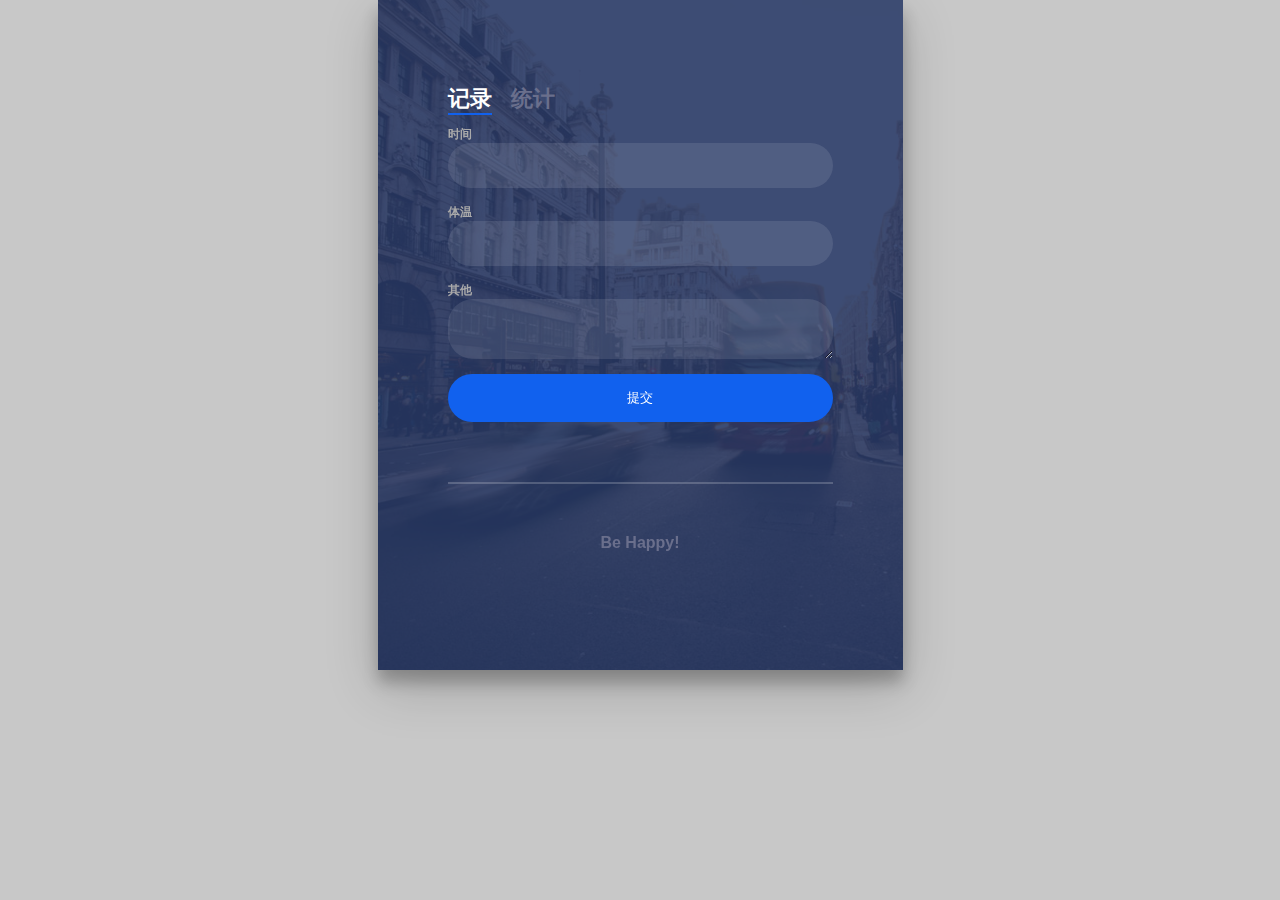
<file: 1/index.html>
<!doctype html>
<html lang="zh">
<head>
<meta charset="UTF-8">
<meta http-equiv="X-UA-Compatible" content="IE=edge,chrome=1"> 
<meta name="viewport" content="width=device-width, initial-scale=1.0">
<title>Na Baby</title>

<link rel="stylesheet" type="text/css" href="css/styles.css">

</head>
<body>
	<div class="login-wrap">
		<div class="login-html">
			<input id="tab-1" type="radio" name="tab" class="sign-in" checked /><label for="tab-1" class="tab">记录</label>
			<input id="tab-2" type="radio" name="tab" class="sign-up" /><label for="tab-2" class="tab">统计</label>
			<div class="login-form">
				<div class="sign-in-htm">
					<div class="group">
						<label for="user" class="label">时间</label>
						<input id="user" type="text" class="input" />
					</div>
					<div class="group">
						<label for="pass" class="label">体温</label>
						<input id="pass" type="password" class="input" data-type="password" />
					</div>
					<div class="group">
						<label for="pass" class="label">其他</label>
						<textarea id="pass" type="password" class="input" data-type="password"></textarea>
					</div>
					<div class="group">
						<input type="submit" class="button" value="提交" />
					</div>
					<div class="hr"></div>
					<div class="foot-lnk">
						<a href="#forgot">Be Happy!</a>
					</div>
				</div>
				<div class="sign-up-htm">
				Comming soon...
					<!-- <div class="group">
						<label for="user" class="label">用户名</label>
						<input id="user" type="text" class="input" />
					</div>
					<div class="group">
						<label for="pass" class="label">密码</label>
						<input id="pass" type="password" class="input" data-type="password" />
					</div>
					<div class="group">
						<label for="pass" class="label">确认密码</label>
						<input id="pass" type="password" class="input" data-type="password" />
					</div>
					<div class="group">
						<label for="pass" class="label">邮箱</label>
						<input id="pass" type="text" class="input" />
					</div>
					<div class="group">
						<input type="submit" class="button" value="注册" />
					</div>
					<div class="hr"></div>
					<div class="foot-lnk">
						<label for="tab-1">已注册登录?</a>
					</div> -->
				</div>
			</div>
		</div>
	</div>


</body>
</html>
</file>
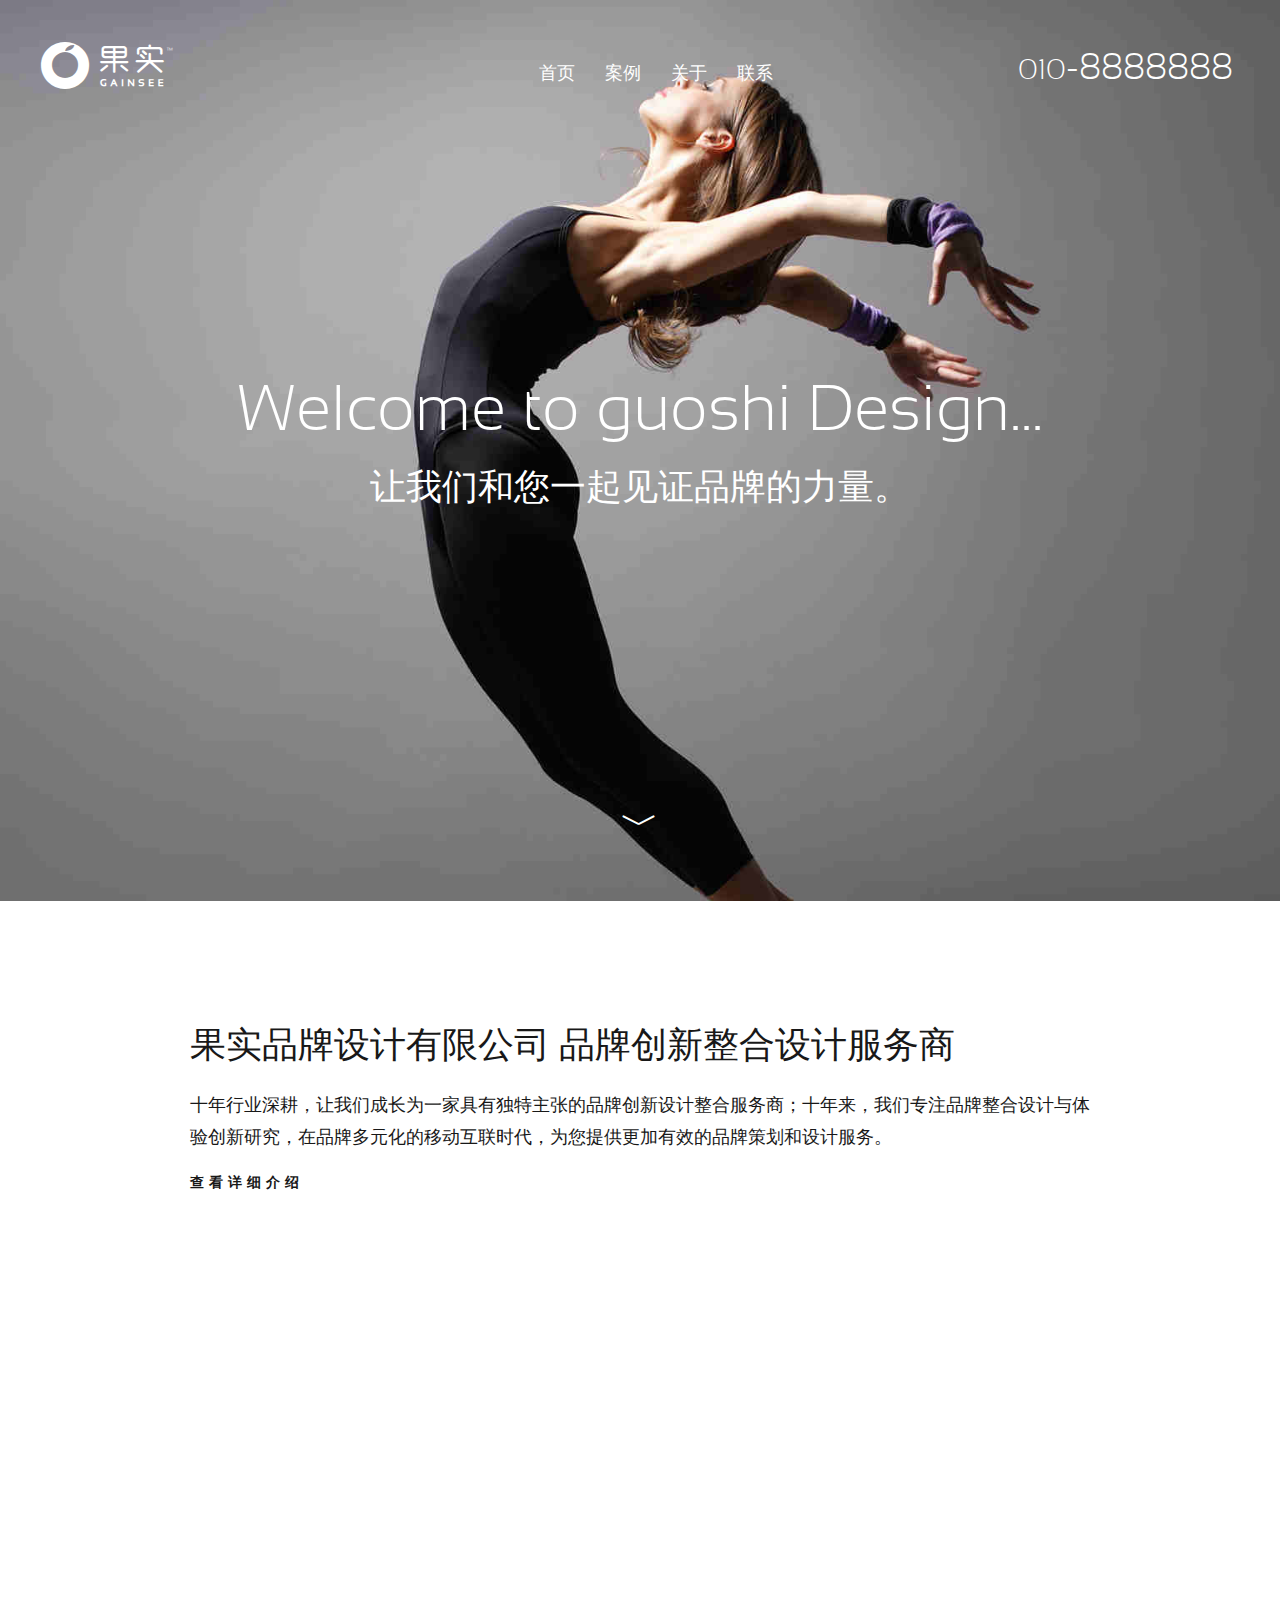
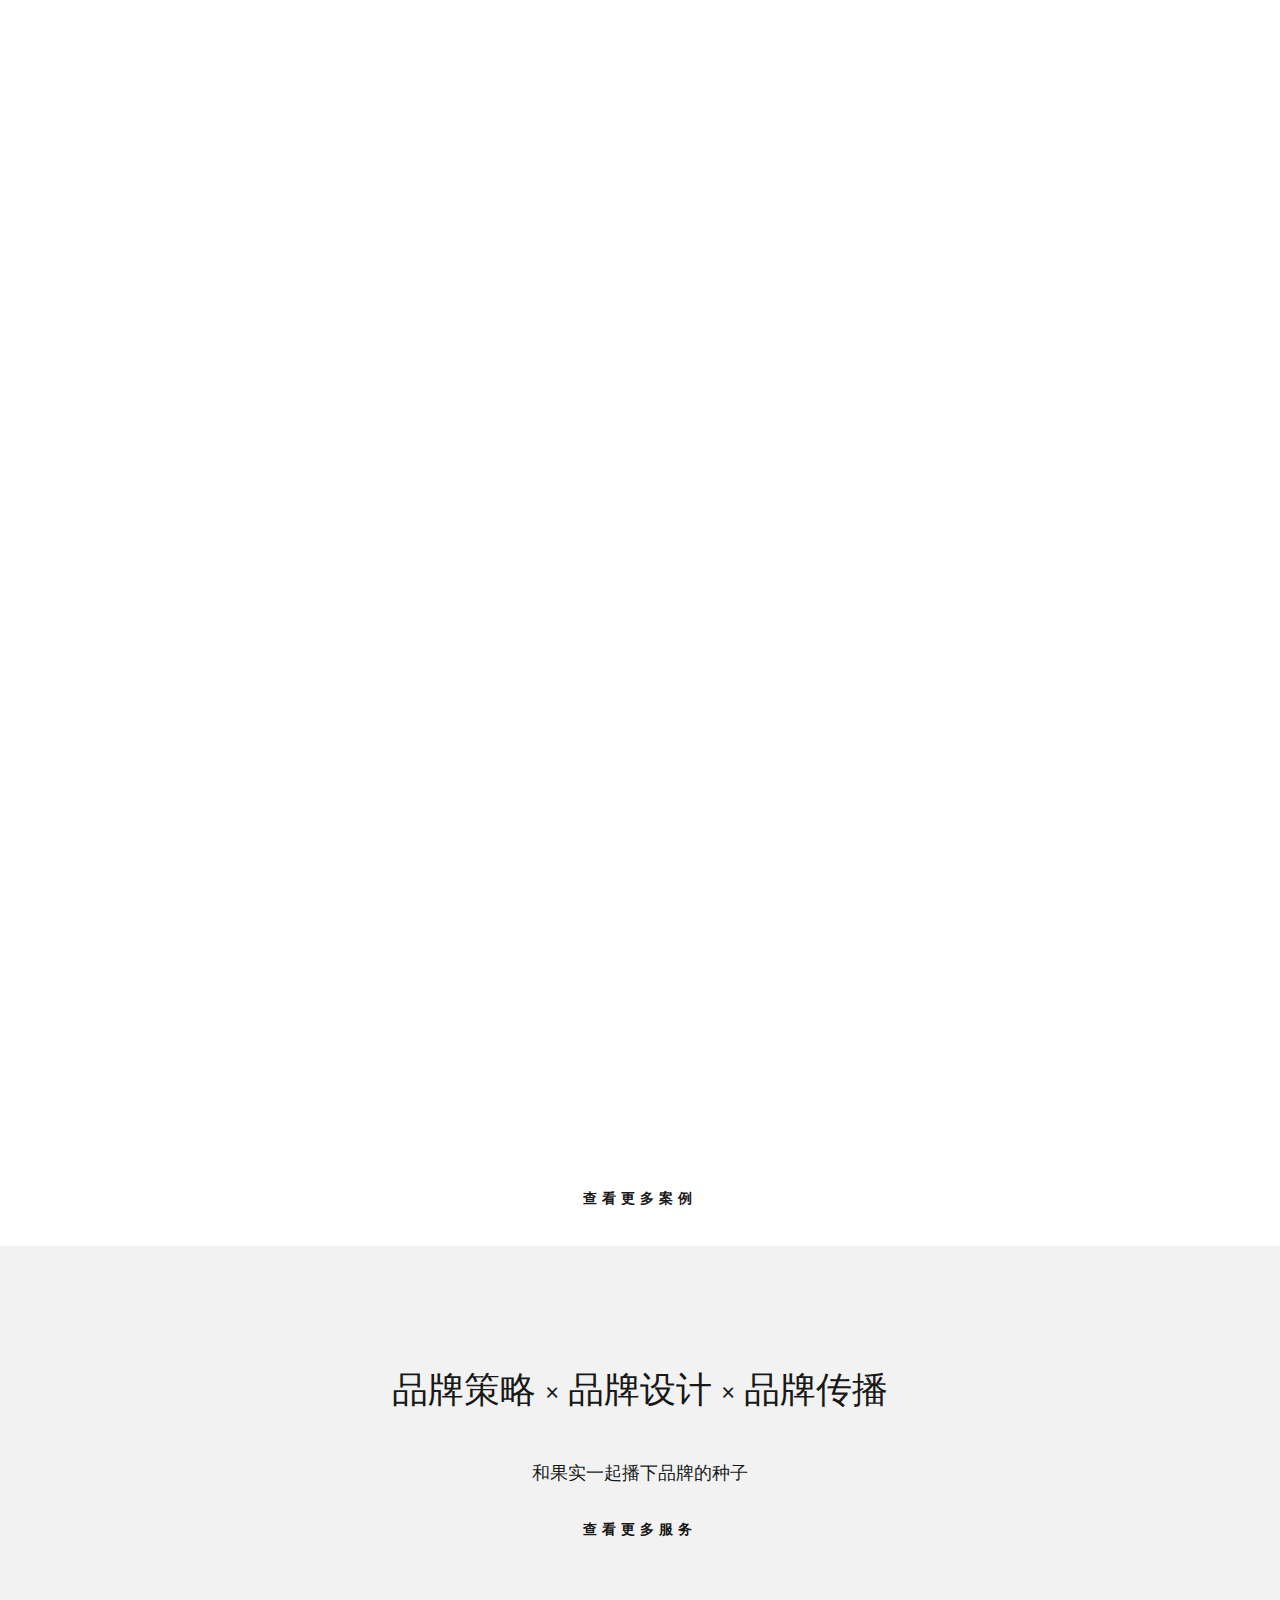
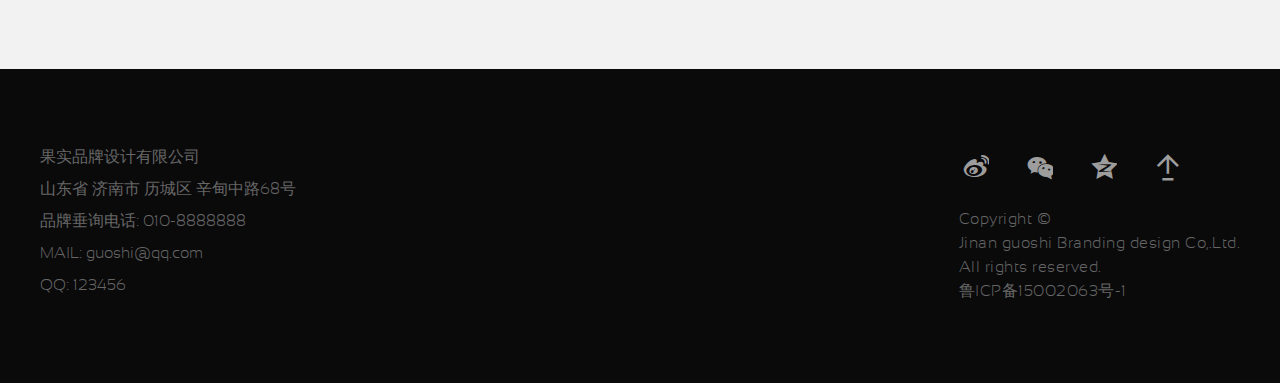
<file: 2/index.html>
<!DOCTYPE html>
<html lang="en" class="js flexbox canvas canvastext webgl no-touch geolocation postmessage websqldatabase indexeddb hashchange history draganddrop websockets rgba hsla multiplebgs backgroundsize borderimage borderradius boxshadow textshadow opacity cssanimations csscolumns cssgradients cssreflections csstransforms csstransforms3d csstransitions fontface generatedcontent">
<head>

    <meta http-equiv="Content-Type" content="text/html; charset=utf-8">
    <meta http-equiv="X-UA-Compatible" content="IE=edge">
    <meta name="viewport" content="width=device-width, initial-scale=1, maximum-scale=1, user-scalable=no">
    <meta name="format-detection" content="telephone=no"/>
    <meta name="renderer" content="webkit">
    <meta name="baidu-site-verification" content="HuKZbEtsCC" />
    <title>果实 | guoshi</title>
    <link type="text/css" rel="stylesheet" href="css/style.css">
    <link rel="stylesheet" href="css/bootstrap.min.css">
    <link rel="stylesheet" href="css/theme.css">
    <link rel="stylesheet" href="css/main.min.css" />
    <link rel="stylesheet" href="css/gainseestyle.css" />
    <script src="js/main.min.js"></script>
    <!--[if lt IE 9]>
    <script src="//cdn.bootcss.com/html5shiv/3.7.2/html5shiv.min.js"></script>
    <script src="//cdn.bootcss.com/respond.js/1.4.2/respond.min.js"></script>
    <![endif]-->
    <script src="js/webplate.min.js"></script>
    <script src="js/script.min.js"></script>
    <script src="js/bootstrap.min.js"></script>
    <script src="js/headroom.min.js"></script>
    <script src="js/script.js"></script>
    <script async src="js/analytics.js"></script>

</head>


<body ryt12934="1">
<script>
    $(document).ready(function(){
        $("button").click(function(){
            $(".navbar-inverse").toggleClass("navbar-bg");
        });
        $(".news-item").click(function(){
            window.location=$(this).find("a").attr("href");
            return false;
        });
    });
</script>

<nav class="absolute">
    <div >
        <nav class="navbar navbar-inverse navbar-static-top ">
            <div class="container">
                <div class="navbar-header">
                    <button type="button" class="navbar-toggle collapsed" data-toggle="collapse" data-target="#navbar" aria-expanded="false" aria-controls="navbar">
                        <span class="sr-only">Toggle navigation</span>
                        <span class="icon-bar"></span>
                        <span class="icon-bar"></span>
                        <span class="icon-bar"></span>
                    </button>
                    <a class="navbar-brand logoaa" href="index.html">
                        VI
                    </a>
                </div>
                <div id="navbar" class="navbar-collapse collapse daohang">
                    <ul class="nav navbar-nav navbar-right">
                        <li><a href='index.html'>首页</a></li>
                        <li><a href='anli.html'  rel='dropmenu1'><span>案例</span></a></li>
                        <li><a href='about.html' ><span>关于</span></a></li>
                        <li><a href='contact.html' ><span>联系</span></a></li>
                    </ul>
                </div>
                <div class="navbar-iphone">
                    <span>010</span>-8888888
                </div>
            </div>
        </nav>
    </div></nav>
<header class="stripe full">

    <div class="contain">

        <div  class="text-center-tight"><div class="inner">
            <h2>Welcome to guoshi Design...</h2>
            <h6>让我们和您一起见证品牌的力量。</h6>



        </div></div>

        <a href="javascript:;" class="anchor scroll-down fadeInDown"></a>


    </div>


    <div class="bg-image" style="background-image:url(img/index/1-160519102031223.jpg)"></div>

</header>
<div class="stripe">
    <div class="container1 anchor-scroll">
        <div class="row featurette">
            <div class="col-md-12" data-show="on-scroll">
                <h2>果实品牌设计有限公司  品牌创新整合设计服务商</h2>
                <p class="lead">十年行业深耕，让我们成长为一家具有独特主张的品牌创新设计整合服务商；十年来，我们专注品牌整合设计与体验创新研究，在品牌多元化的移动互联时代，为您提供更加有效的品牌策划和设计服务。</p>
                <a href="http://www.guoshi.com/about" class="btn-outline">查看详细介绍</a>
            </div>
        </div>
    </div>

    <div class="container-fluid">


        <section class="work-list" >
            <div class="inner" id="work-feed">

                <article class="work-item " data-show="on-scroll" >
                    <a href="">
                        <picture>
                            <img src='img/index/1-160309134I30-L.jpg' border='0' width='120' height='120' alt='树时光绿茶品牌全案策划设计'>
                        </picture>
                        <div class="content">
                            <div>
                                <div>
                                    <h1>树时光 TreeTime</h1>
                                    <h2>树时光绿茶品牌全案策划设计</h2>
                                </div>
                            </div>
                        </div></a>
                </article>

            </div>
        </section>
        <section class="work-list" >
            <div class="inner" id="work-feed">

                <article class="work-item " data-show="on-scroll" >
                    <a href="">
                        <picture>
                            <img src='img/index/1-16030G544460-L.jpg' border='0' width='120' height='120' alt='宜和宜美定制家具全案设计'>
                        </picture>
                        <div class="content">
                            <div>
                                <div>
                                    <h1>济南宜和宜美家居</h1>
                                    <h2>宜和宜美定制家具全案设计</h2>
                                </div>
                            </div>
                        </div></a>
                </article>

            </div>
        </section>
        <section class="work-list" >
            <div class="inner" id="work-feed">

                <article class="work-item " data-show="on-scroll" >
                    <a href="">
                        <picture>
                            <img src='img/index/1-1604211K2050-L.jpg' border='0' width='120' height='120' alt='品町音乐餐厅品牌整合设计'>
                        </picture>
                        <div class="content">
                            <div>
                                <div>
                                    <h1>品町音乐餐厅</h1>
                                    <h2>品町音乐餐厅品牌整合设计</h2>
                                </div>
                            </div>
                        </div></a>
                </article>

            </div>
        </section>
        <section class="work-list" >
            <div class="inner" id="work-feed">

                <article class="work-item " data-show="on-scroll" >
                    <a href="">
                        <picture>
                            <img src='img/index/1-1603251TG70-L.jpg' border='0' width='120' height='120' alt='金晔食品品牌全案设计'>
                        </picture>
                        <div class="content">
                            <div>
                                <div>
                                    <h1>济南金晔食品有限</h1>
                                    <h2>金晔食品品牌全案设计</h2>
                                </div>
                            </div>
                        </div></a>
                </article>

            </div>
        </section>
        <section class="work-list" >
            <div class="inner" id="work-feed">

                <article class="work-item " data-show="on-scroll" >
                    <a href="">
                        <picture>
                            <img src='img/index/1-16030Q000290-L.jpg' border='0' width='120' height='120' alt='靠上酒'>
                        </picture>
                        <div class="content">
                            <div>
                                <div>
                                    <h1>理想国&阁老贡</h1>
                                    <h2>靠上酒</h2>
                                </div>
                            </div>
                        </div></a>
                </article>

            </div>
        </section>
        <section class="work-list" >
            <div class="inner" id="work-feed">

                <article class="work-item " data-show="on-scroll" >
                    <a href="">
                        <picture>
                            <img src='img/index/1-16030H02A20-L.jpg' border='0' width='120' height='120' alt='柏世传恒-琥珀艺术家'>
                        </picture>
                        <div class="content">
                            <div>
                                <div>
                                    <h1>济南柏世传恒珠宝</h1>
                                    <h2>柏世传恒-琥珀艺术家</h2>
                                </div>
                            </div>
                        </div></a>
                </article>

            </div>
        </section>
        <section class="work-list" >
            <div class="inner" id="work-feed">

                <article class="work-item " data-show="on-scroll" >
                    <a href="">
                        <picture>
                            <img src='img/index/1-1604191S6230-L.jpg' border='0' width='120' height='120' alt='云扳手全案品牌策划设计'>
                        </picture>
                        <div class="content">
                            <div>
                                <div>
                                    <h1>山东溯本电子商务有限公司</h1>
                                    <h2>云扳手全案品牌策划设计</h2>
                                </div>
                            </div>
                        </div></a>
                </article>

            </div>
        </section>
        <section class="work-list" >
            <div class="inner" id="work-feed">

                <article class="work-item " data-show="on-scroll" >
                    <a href="#">
                        <picture>
                            <img src='img/index/1-1603241H1390-L.jpg' border='0' width='120' height='120' alt='果实设计部分LOGO合集'>
                        </picture>
                        <div class="content">
                            <div>
                                <div>
                                    <h1>guoshi Design</h1>
                                    <h2>果实设计部分LOGO合集</h2>
                                </div>
                            </div>
                        </div></a>
                </article>

            </div>
        </section>
    </div>
    <a class="full-btn btn-outline" id="show-more" href="#" data-show="on-scroll">查看更多案例</a>



    <div class="container-fluid">
        <div class="row featurette qrcode">
            <div class="col-lg-12" data-show="on-scroll">
                <h2>品牌策略 × 品牌设计 × 品牌传播 </h2><br>
                <h4>和果实一起播下品牌的种子</h4><br>
                <h5><a href="#" class="btn-outline">查看更多服务</a></h5>
            </div>
        </div>
    </div>
</div>
<footer class="footer">

    <div class="nav">
        <ul id="menu">
            <li>果实品牌设计有限公司</li>
            <li>山东省 济南市 历城区 辛甸中路68号</li>
            <li>品牌垂询电话: 010-8888888</li>
            <li>MAIL: guoshi@qq.com  </li>
            <li>QQ: 123456</li>
        </ul>
    </div>
    <div class="info">
        <ul id="social-menu">


            <li ><a href="#"  target="_blank" rel="external">f</a></li>
            <li ><a href="#" target="_blank" rel="external">g</a></li>
            <li ><a href="#" target="_blank" rel="external">h</a></li>
            <li ><a href="#"  rel="external">U</a></li>


        </ul>
        <p class="copyright"><a href="#">Copyright © </a><br />Jinan guoshi Branding design Co,.Ltd.<br>
            All rights reserved. <br>
            鲁ICP备15002063号-1 </p>
</footer>



</body></html>
</file>
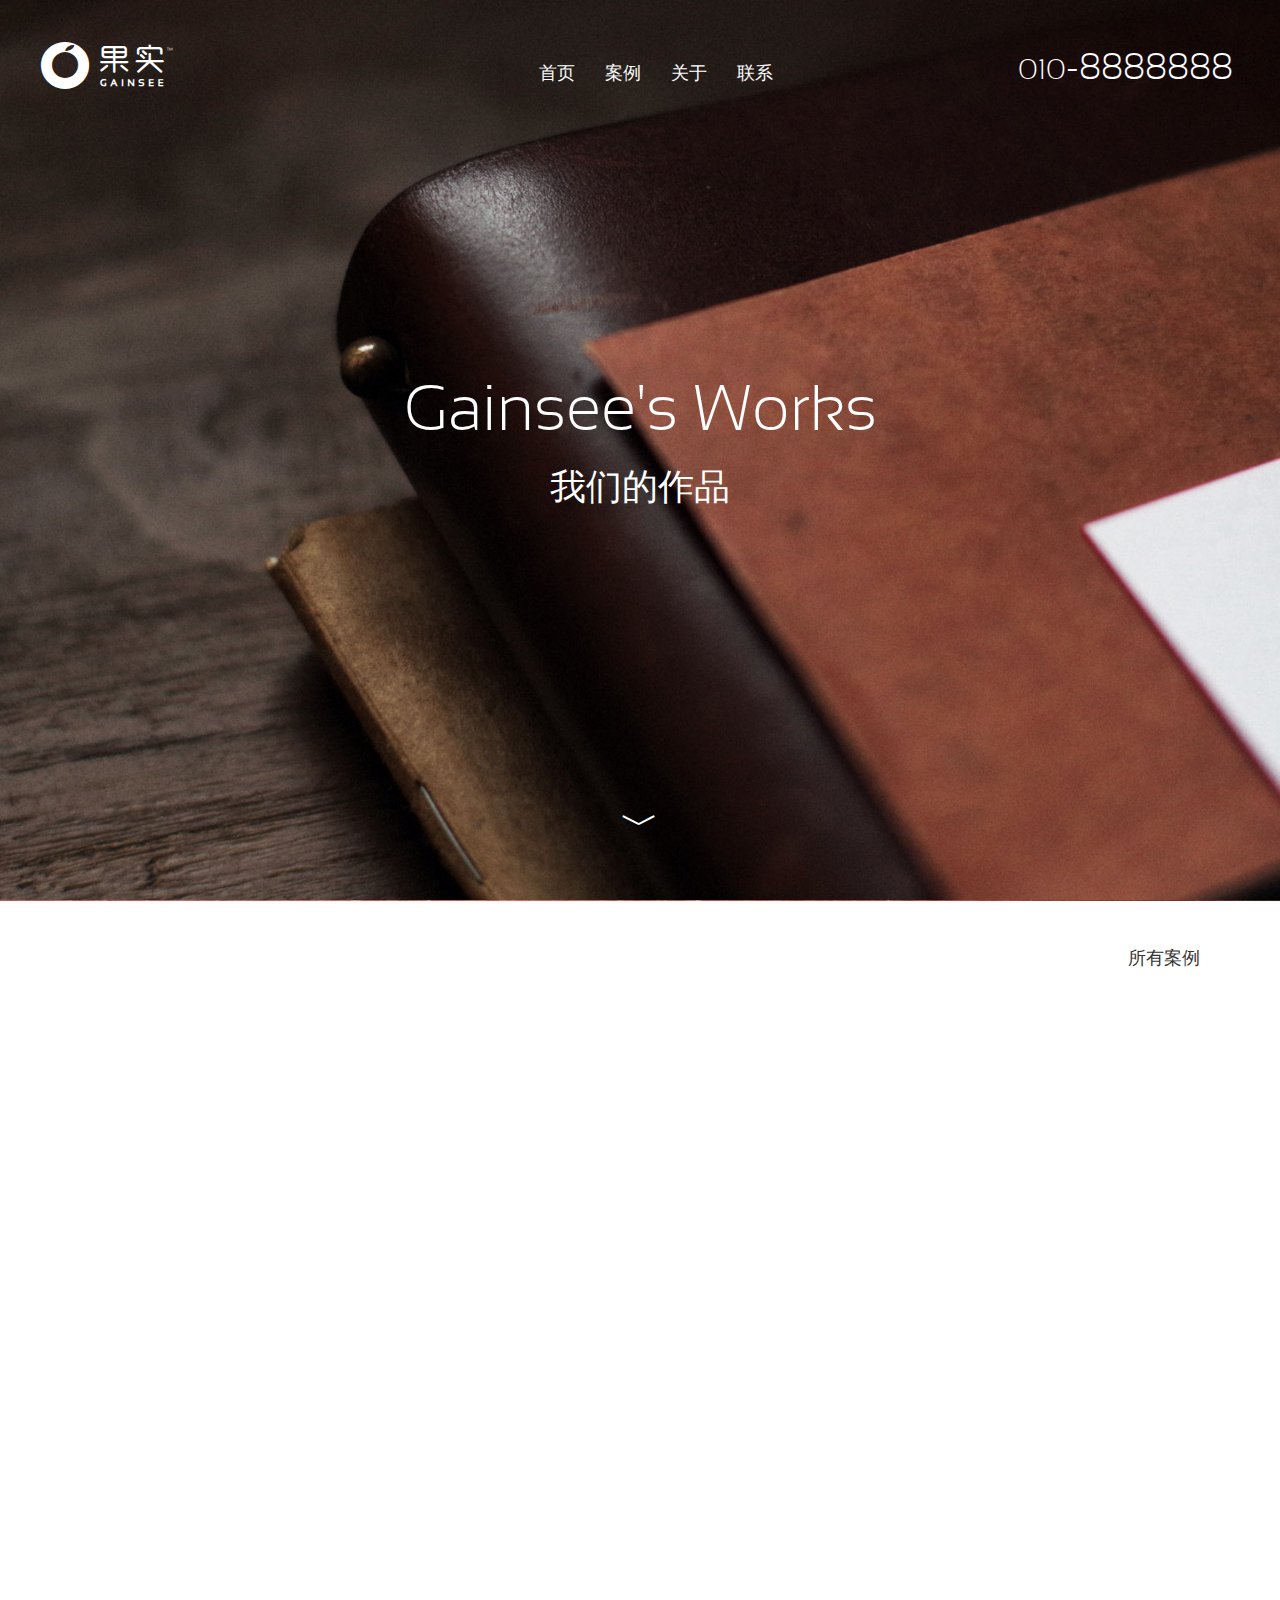
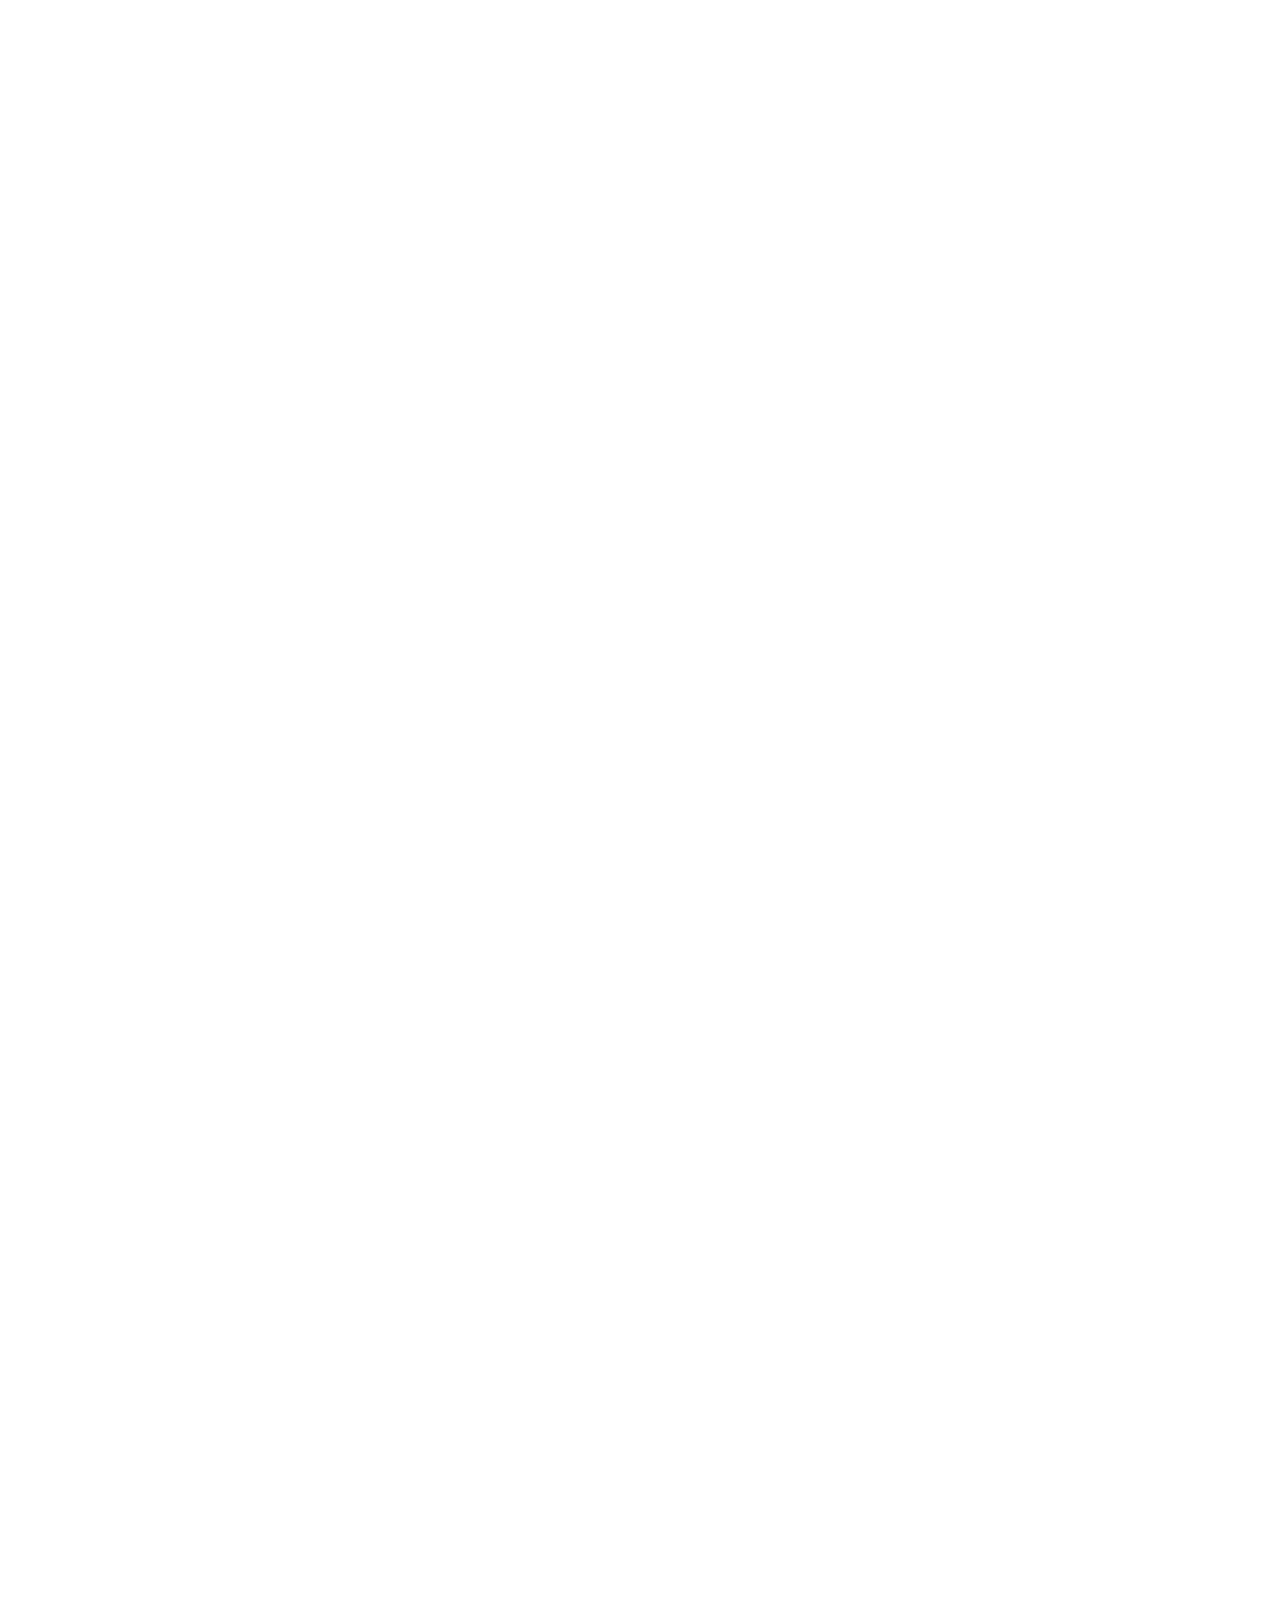
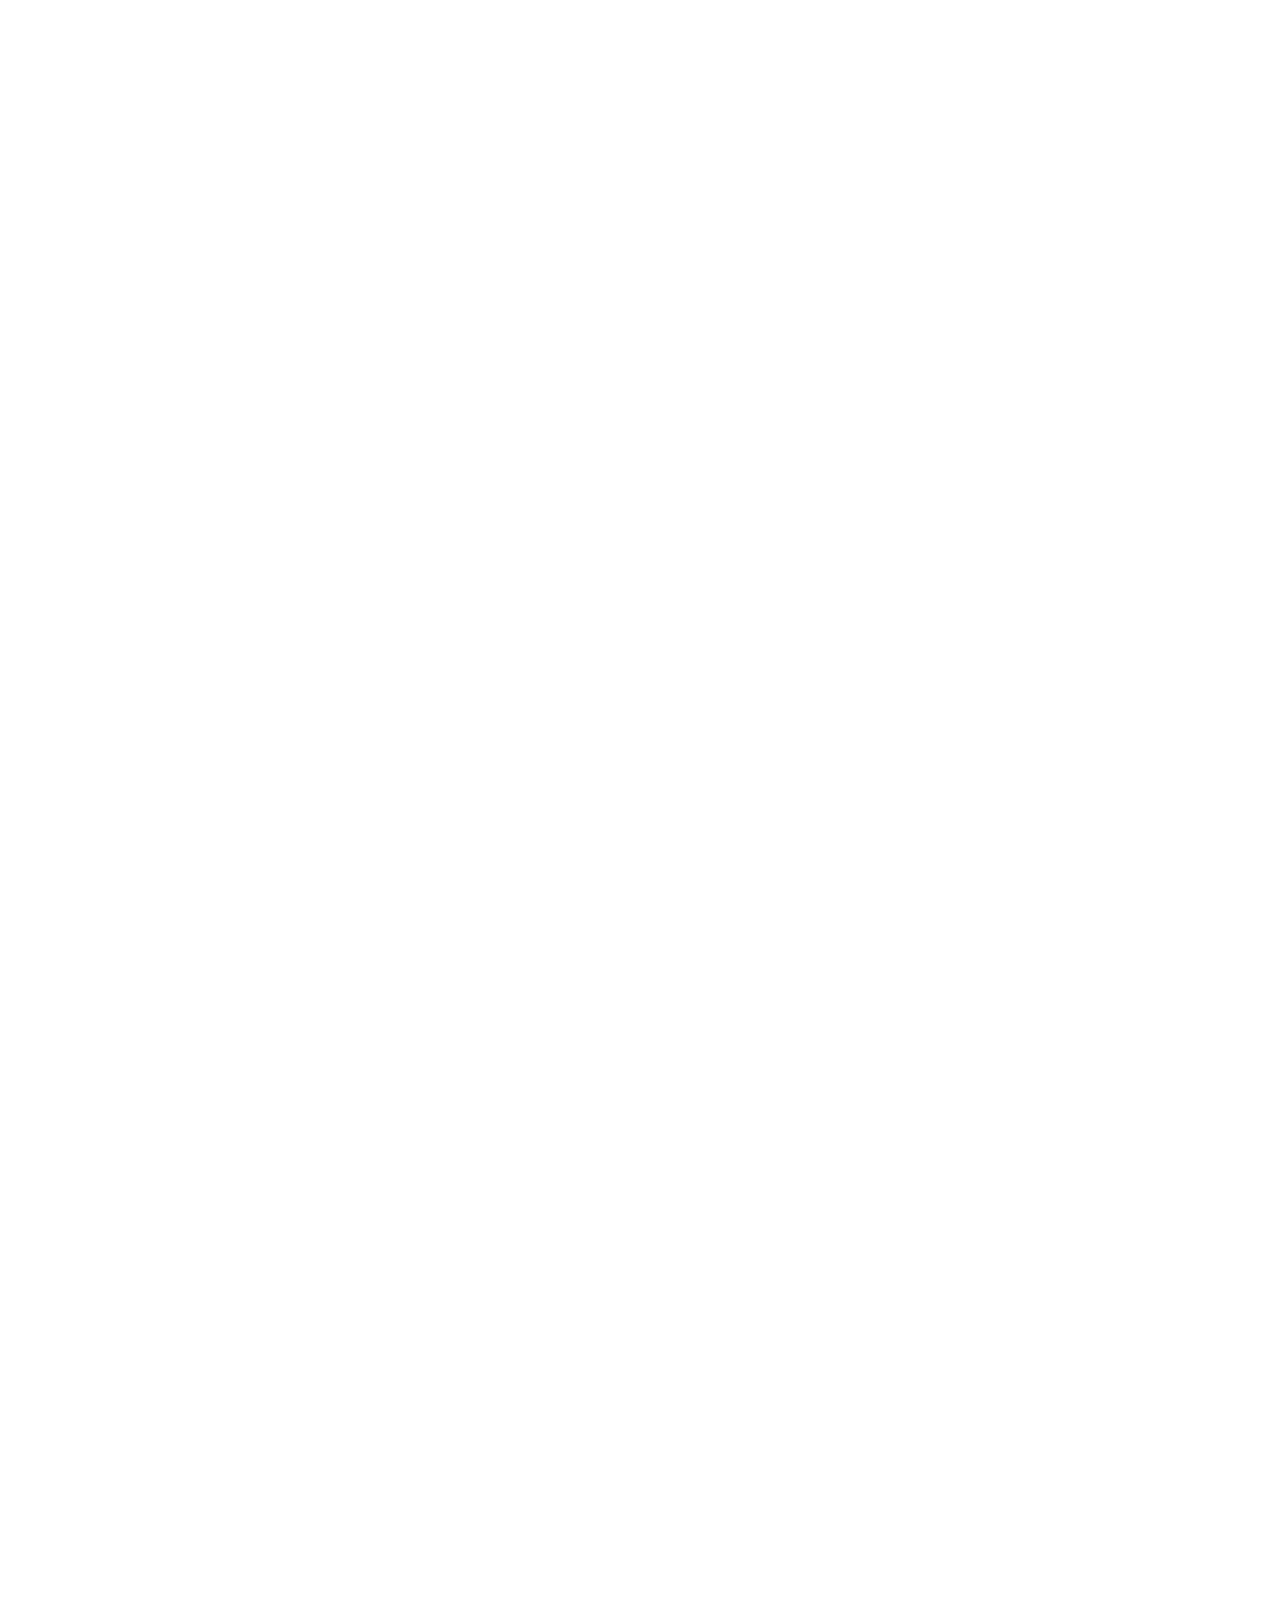
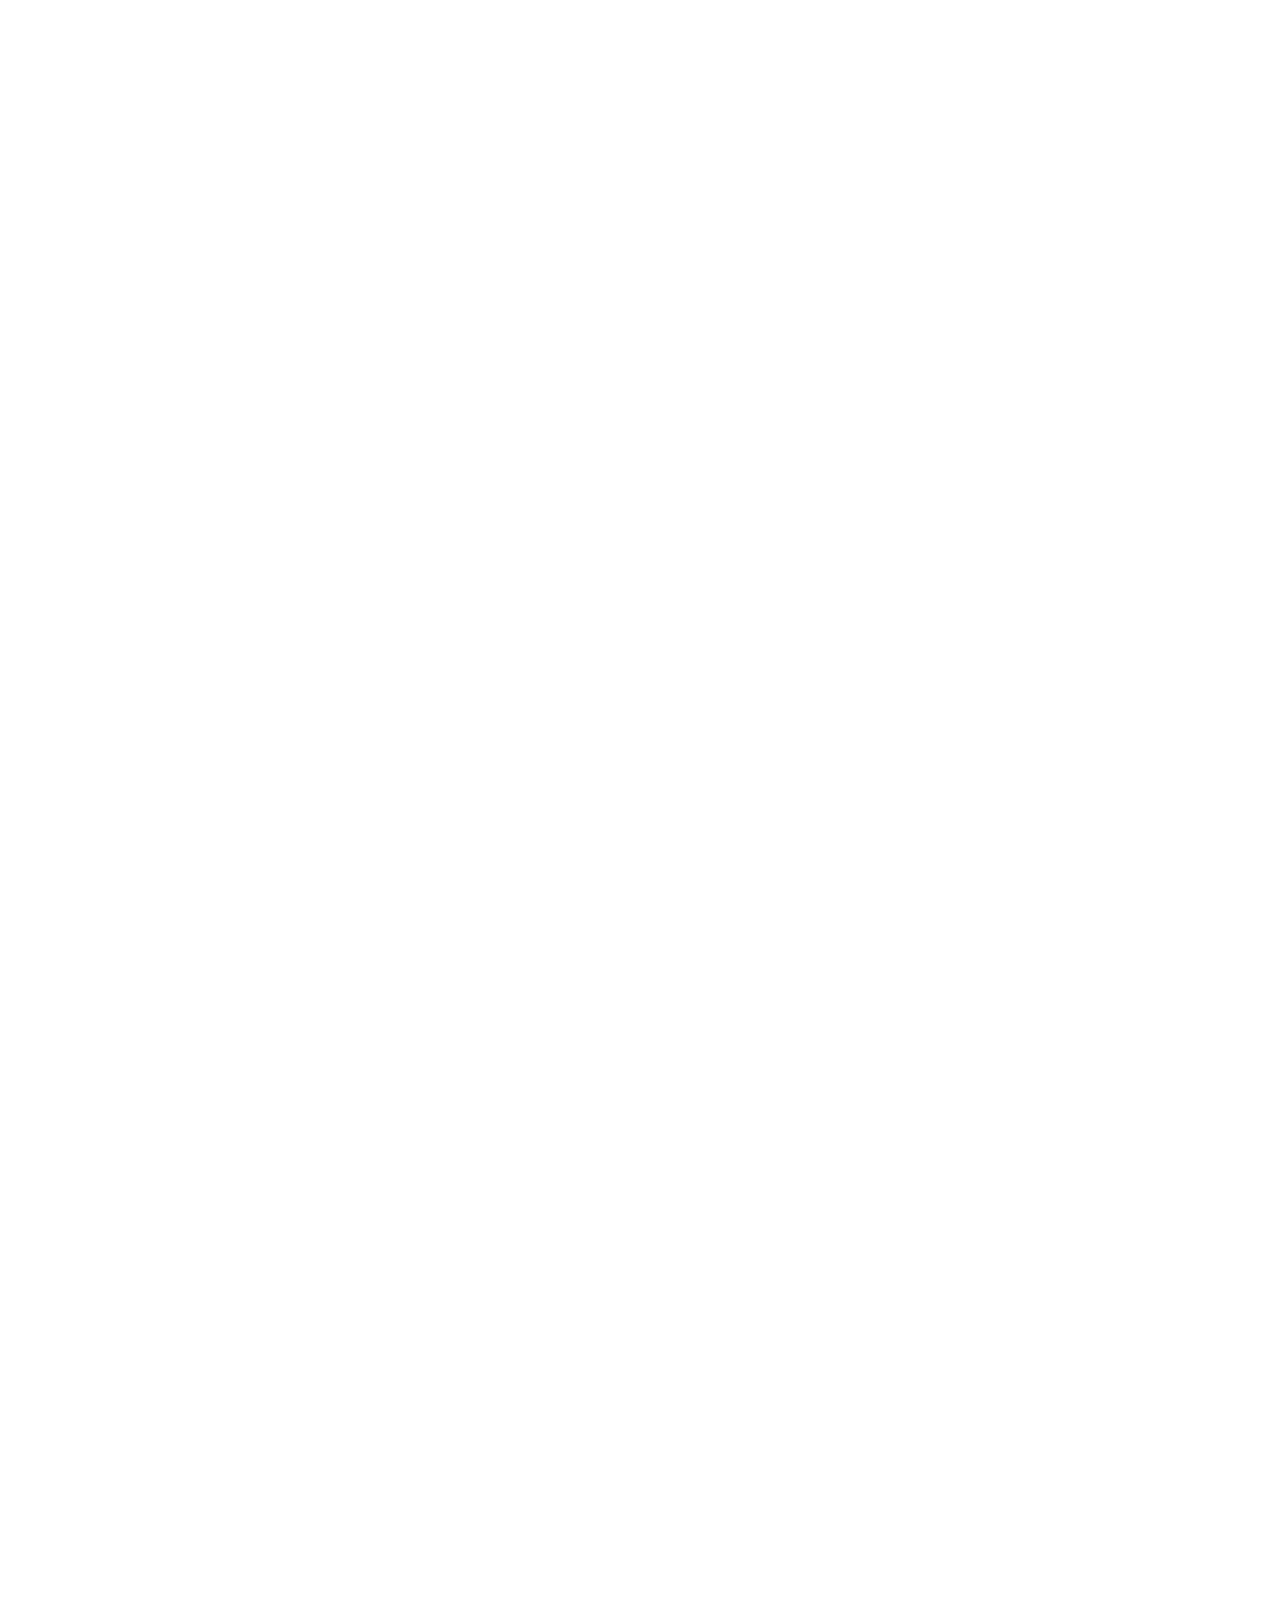
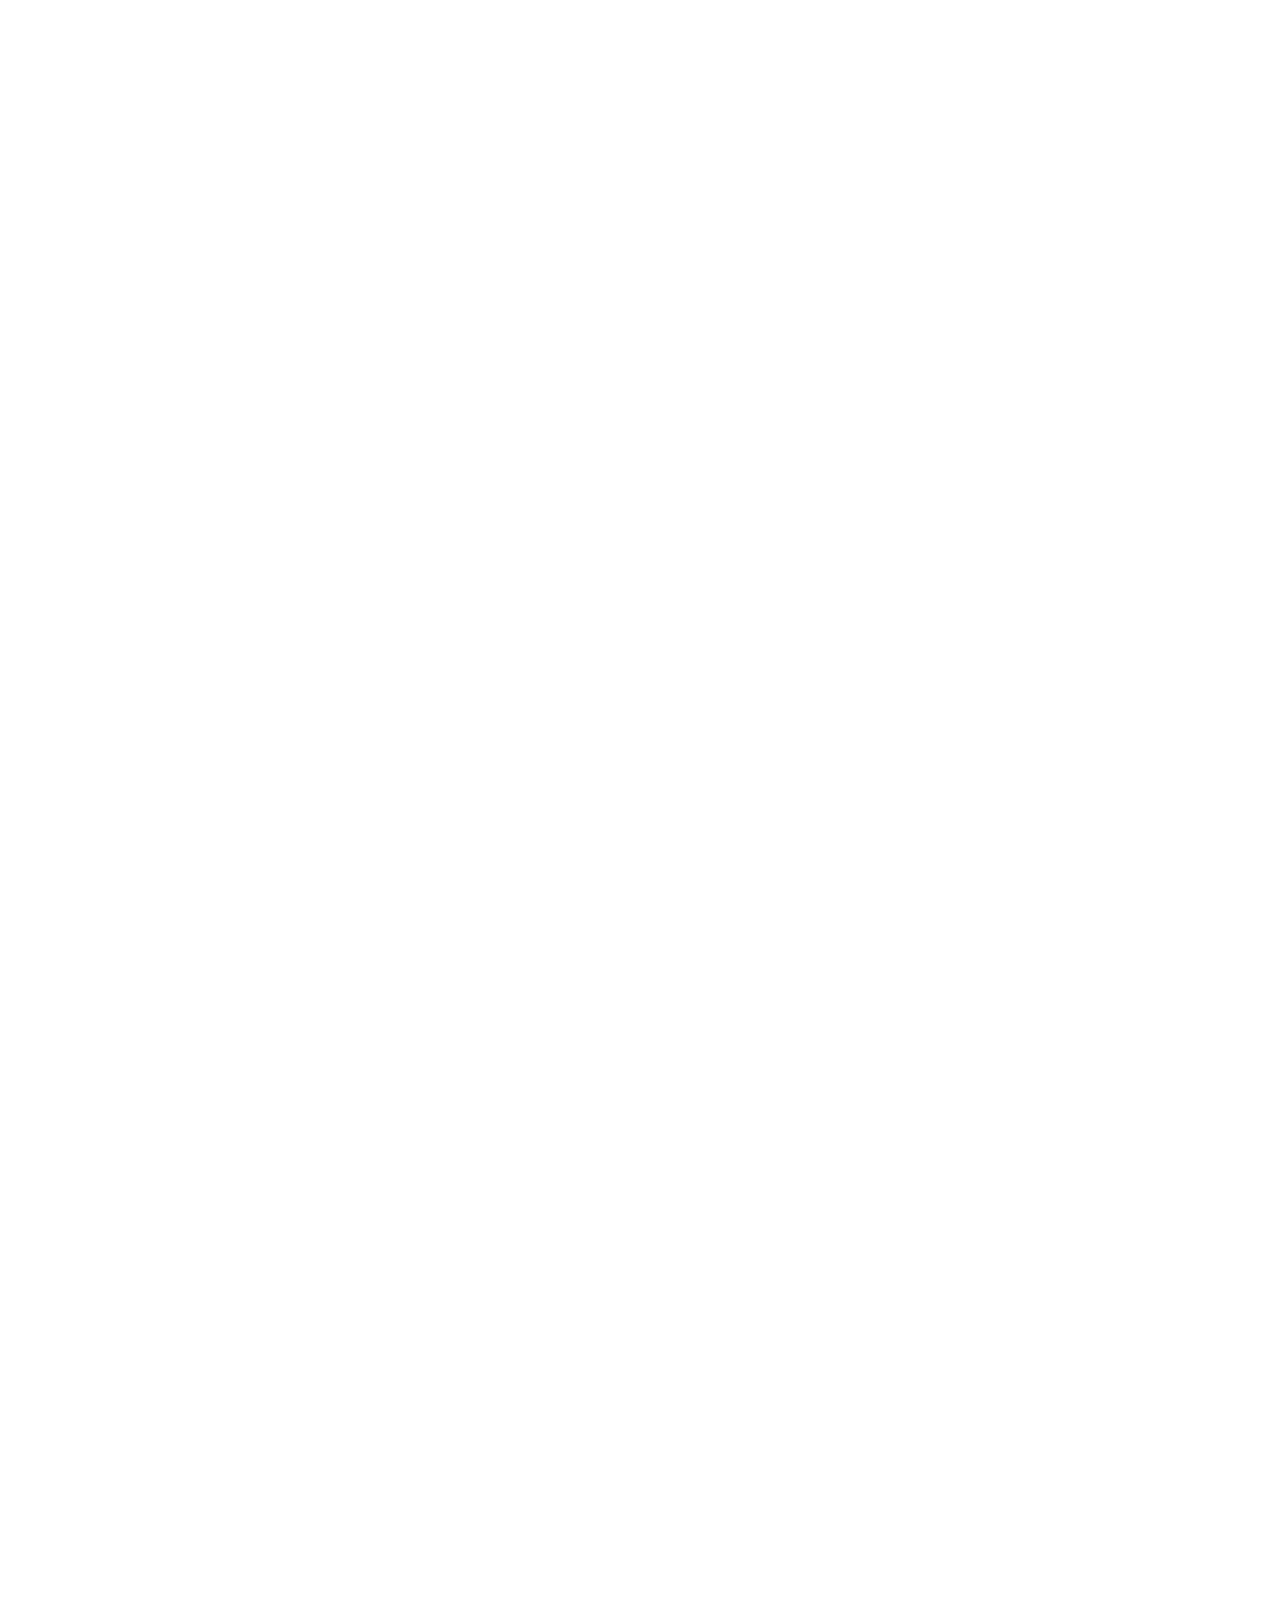
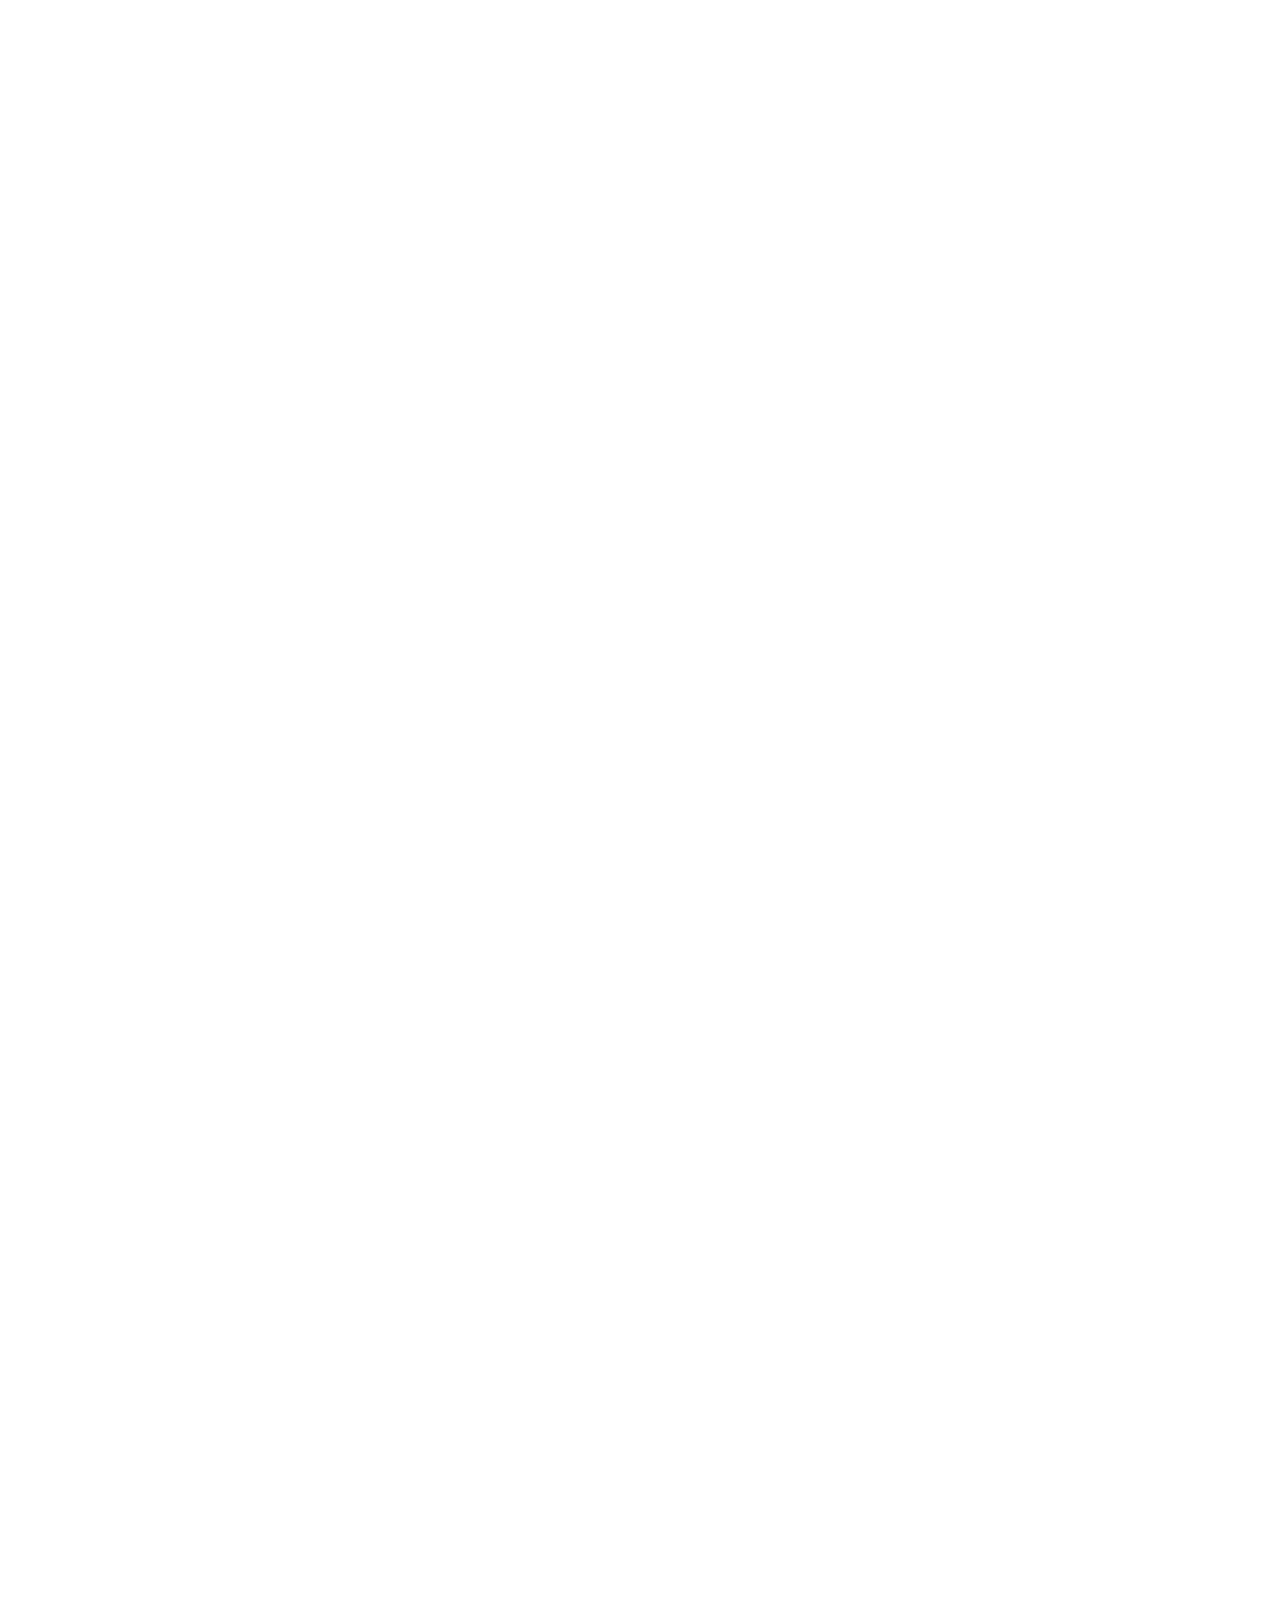
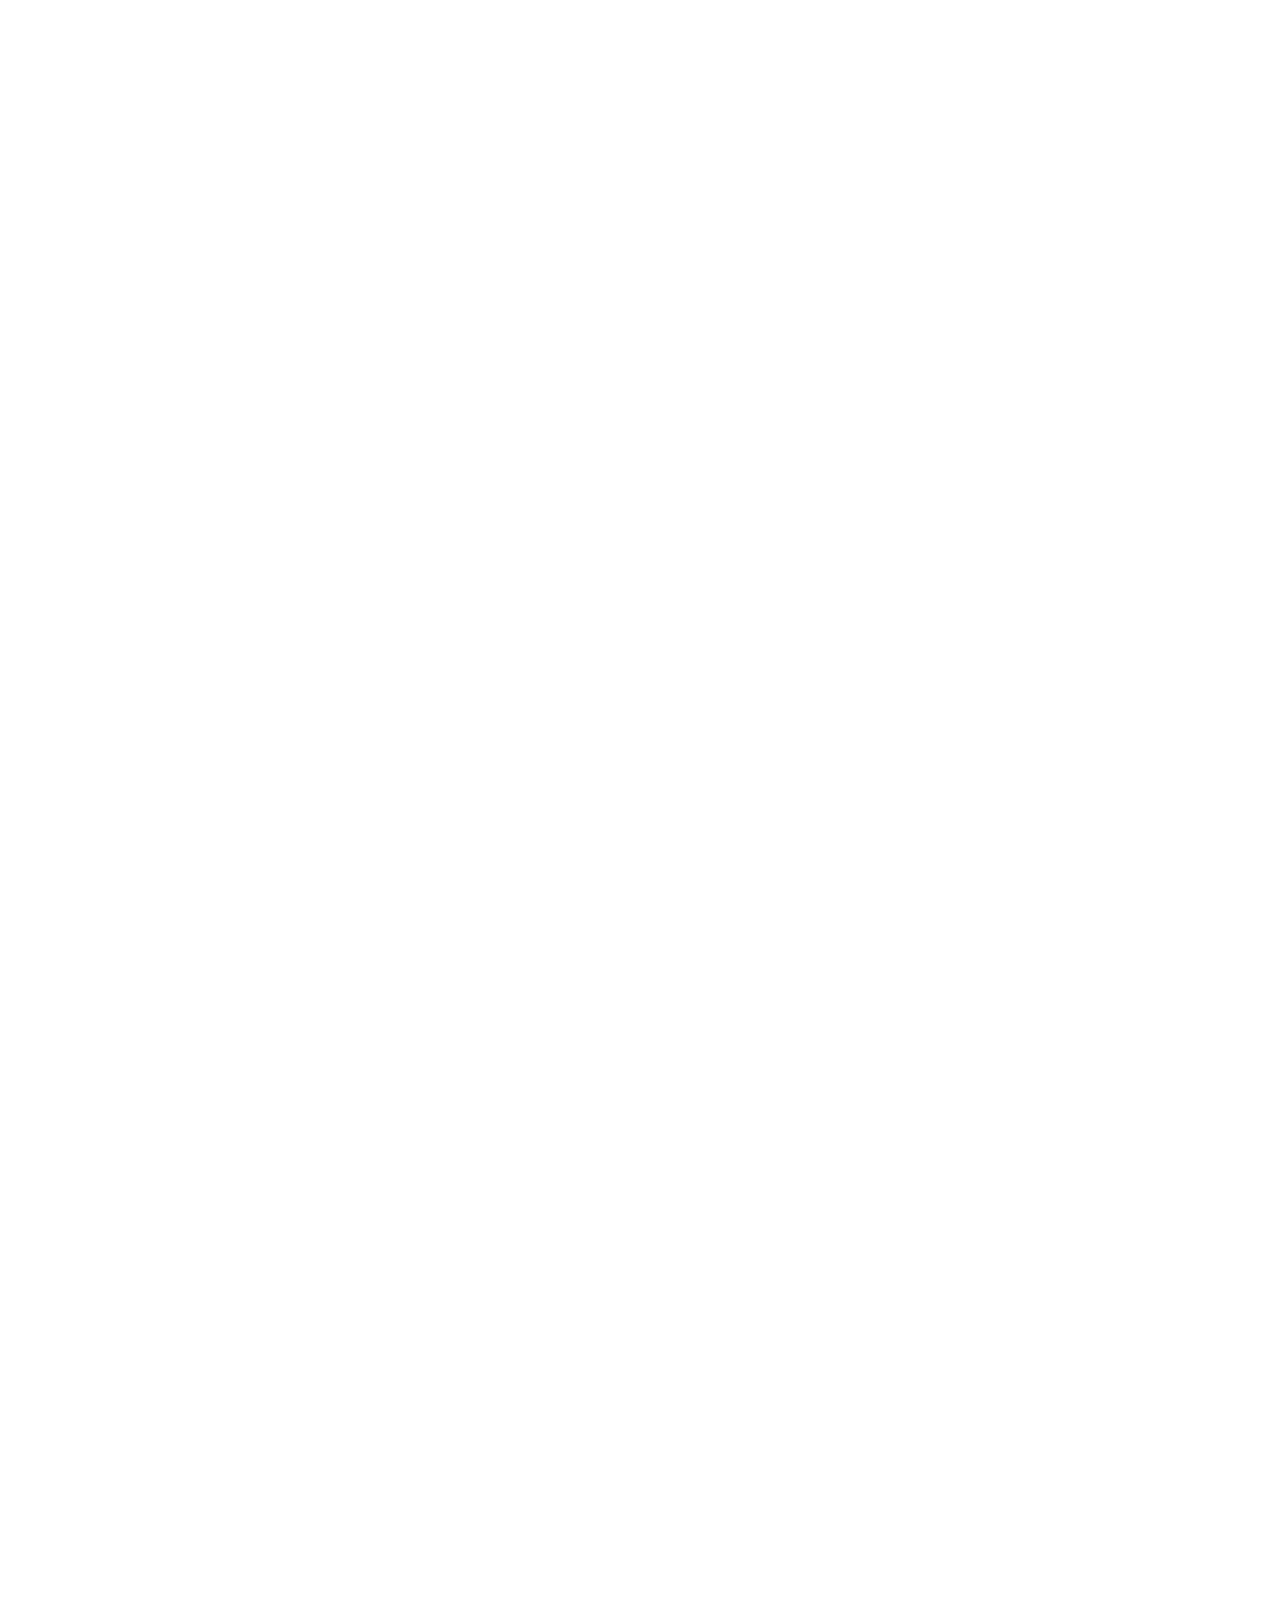
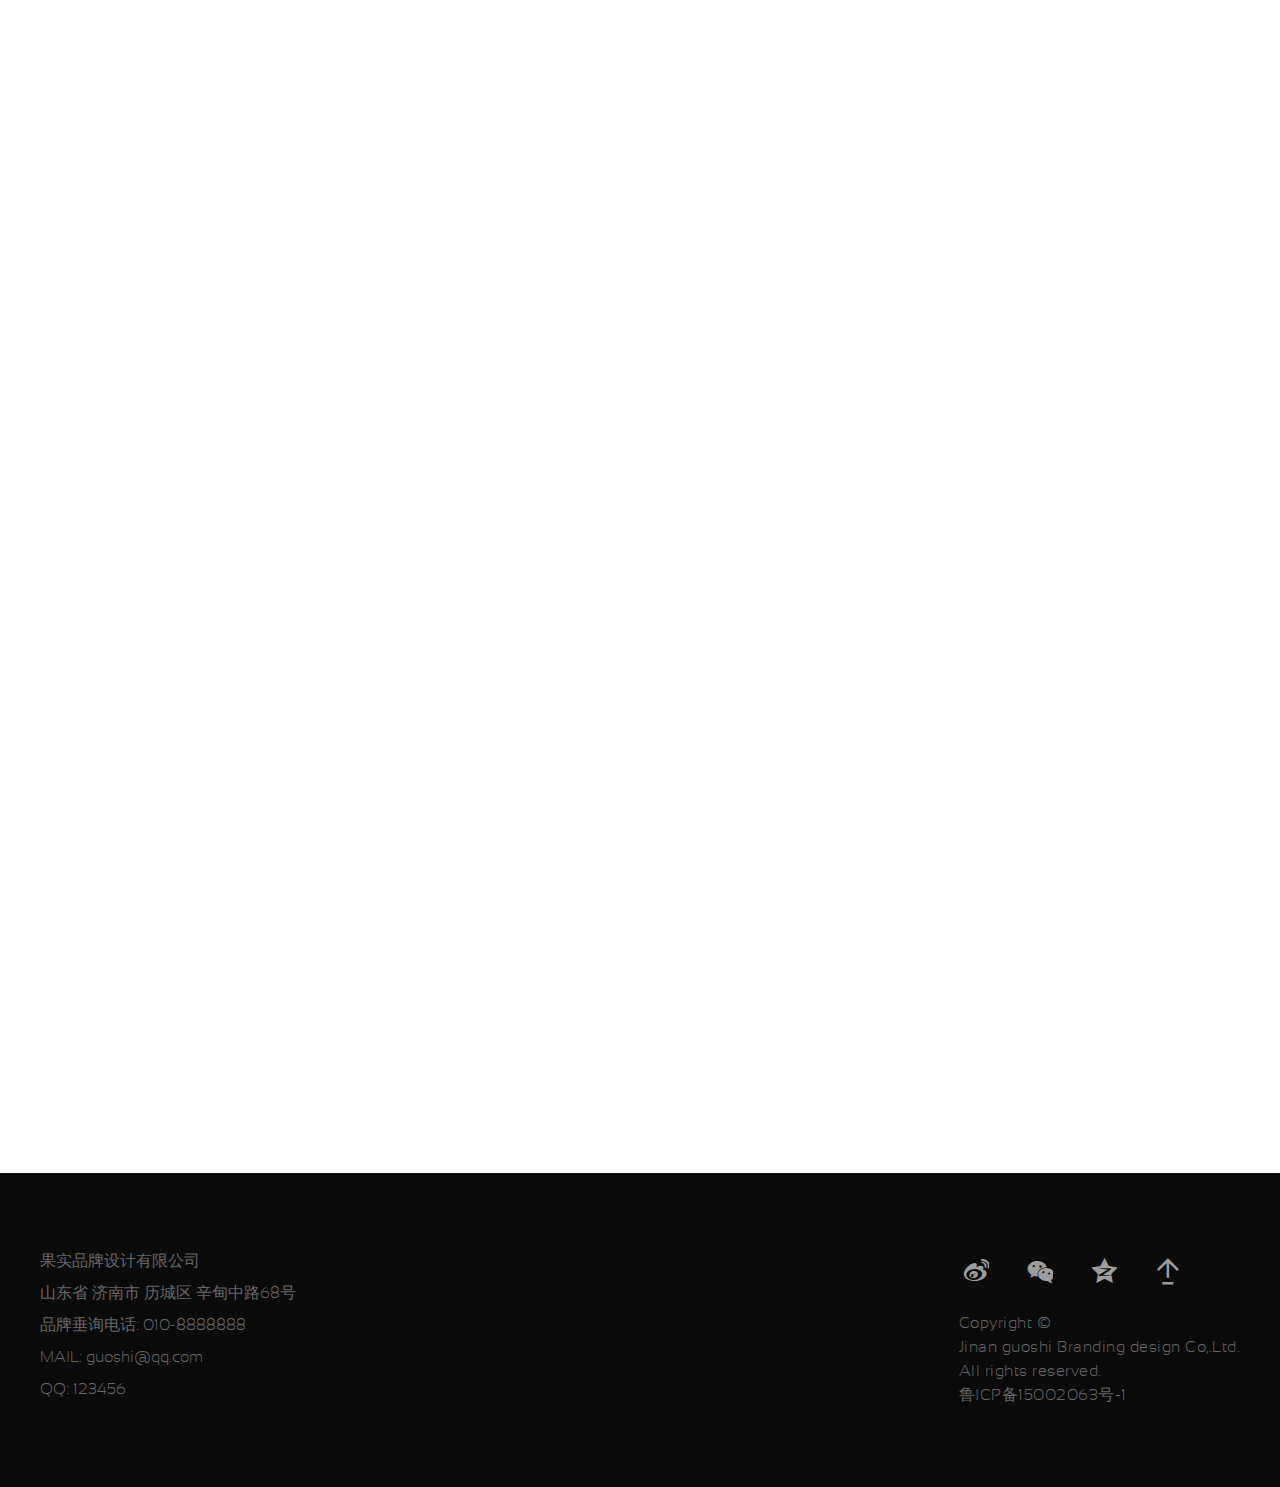
<file: 2/anli.html>
<!DOCTYPE html>
<html lang="en" class="js flexbox canvas canvastext webgl no-touch geolocation postmessage websqldatabase indexeddb hashchange history draganddrop websockets rgba hsla multiplebgs backgroundsize borderimage borderradius boxshadow textshadow opacity cssanimations csscolumns cssgradients cssreflections csstransforms csstransforms3d csstransitions fontface generatedcontent">
<head>

    <meta http-equiv="Content-Type" content="text/html; charset=utf-8">
    <meta http-equiv="X-UA-Compatible" content="IE=edge">
    <meta name="viewport" content="width=device-width, initial-scale=1, maximum-scale=1, user-scalable=no">
    <meta name="renderer" content="webkit">
    <meta name="format-detection" content="telephone=no"/>
    <title>案例</title>

    <link type="text/css" rel="stylesheet" href="css/style.css">

    <link rel="stylesheet" href="css/anli.css">
    <link rel="stylesheet" href="css/theme.css">
    <link rel="stylesheet" href="css/fuwu.css" />

    <link rel="stylesheet" href="css/main.min.css" />
    <link rel="stylesheet" href="css/gainseestyle.css" />

    <script src="js/main.min.js"></script>

    <!--[if lt IE 9]>
    <script src="//cdn.bootcss.com/html5shiv/3.7.2/html5shiv.min.js"></script>
    <script src="//cdn.bootcss.com/respond.js/1.4.2/respond.min.js"></script>
    <![endif]-->
    <script src="js/webplate.min.js"></script>
    <script src="js/script.min.js"></script>
    <script src="js/bootstrap.min.js"></script>
    <script src="js/headroom.min.js"></script>
    <script src="js/script.js"></script>
    <script async src="js/analytics.js"></script>

</head>

<body ryt12934="1">
<script>
    $(document).ready(function(){
        $("button").click(function(){
            $(".navbar-inverse").toggleClass("navbar-bg");
        });
        $(".news-item").click(function(){
            window.location=$(this).find("a").attr("href");
            return false;
        });
    });
</script>

<nav class="absolute">
    <div >
        <nav class="navbar navbar-inverse navbar-static-top ">
            <div class="container">
                <div class="navbar-header">
                    <button type="button" class="navbar-toggle collapsed" data-toggle="collapse" data-target="#navbar" aria-expanded="false" aria-controls="navbar">
                        <span class="sr-only">Toggle navigation</span>
                        <span class="icon-bar"></span>
                        <span class="icon-bar"></span>
                        <span class="icon-bar"></span>
                    </button>
                    <a class="navbar-brand logoaa" href="index.html">
                        VI
                    </a>
                </div>
                <div id="navbar" class="navbar-collapse collapse daohang">
                    <ul class="nav navbar-nav navbar-right">
                        <li><a href='index.html'>首页</a></li>
                        <li><a href='anli.html'  rel='dropmenu1'><span>案例</span></a></li>
                        <li><a href='about.html' ><span>关于</span></a></li>
                        <li><a href='contact.html' ><span>联系</span></a></li>
                    </ul>
                </div>
                <div class="navbar-iphone">
                    <span>010</span>-8888888
                </div>
            </div>
        </nav>
    </div></nav>

<header class="stripe full">

    <div class="contain">

        <div  class="text-center-tight"><div class="inner">

            <h2>Gainsee's Works</h2>
            <h6>我们的作品</h6>




        </div></div>

        <a href="javascript:;" class="anchor scroll-down fadeInDown"></a>


    </div>



    <div class="bg-image" style="background-image:url(img/anli/1-160316091453137.jpg)"></div>


</header>
<div class="stripe">

    <div class="container anchor-scroll">
        <div class="row featurette_anli">
            <div class="col-md-12 anlileft">

                <a href=''>所有案例</a>


            </div>
        </div>
    </div>


    <div class="container-fluid">


        <section class="article-list" data-show="on-scroll" >
            <div class="inner" id="news-feed">
                <article class="news-item" data-show="on-scroll">

                    <div class="fangda">
                        <source srcset="img/anli/thumbnail-large.jpg" media="(min-width: 768px)">
                        <source srcset="img/anli/thumbnail-large.jpg">
                        <img class='lazy' data-original='img/anli/1-1604191S6230-L.jpg'/>
                        <div class="content"><div>
                        </div>

                            <h2><b>云扳手全案品牌策划设计</b></h2>
                            <p>客户：山东溯本电子商务有限公司</p>
                            <p>项目：系统性品牌策划设计</p>
                            <p><a href="" style="font-size: 14px;font-weight: 600;letter-spacing: 5px;">查看详细介绍</a></p>
                            <p></p>
                </article><article class="news-item" data-show="on-scroll">

                <div class="fangda">
                    <source srcset="img/anli/thumbnail-large.jpg" media="(min-width: 768px)">
                    <source srcset="img/anli/thumbnail-large.jpg">
                    <img class='lazy' data-original='img/anli/1-160414140S90-L.jpg'/>
                    <div class="content"><div>
                    </div>

                        <h2><b>喵嘻VR游戏平台品牌VI设计</b></h2>
                        <p>客户：喵嘻（北京）科技有限公司</p>
                        <p>项目：LOGO设计/VI设计</p>
                        <p><a href="" style="font-size: 14px;font-weight: 600;letter-spacing: 5px;">查看详细介绍</a></p>
                        <p></p>
            </article><article class="news-item" data-show="on-scroll">

                <div class="fangda">
                    <source srcset="img/anli/thumbnail-large.jpg" media="(min-width: 768px)">
                    <source srcset="img/anli/thumbnail-large.jpg">
                    <img class='lazy' data-original='img/anli/1-1604211K2050-L.jpg'/>
                    <div class="content"><div>
                    </div>

                        <h2><b>品町音乐餐厅品牌整合设计</b></h2>
                        <p>客户：品町音乐餐厅</p>
                        <p>项目：品牌设计/VI设计</p>
                        <p><a href="" style="font-size: 14px;font-weight: 600;letter-spacing: 5px;">查看详细介绍</a></p>
                        <p></p>
            </article><article class="news-item" data-show="on-scroll">

                <div class="fangda">
                    <source srcset="img/anli/thumbnail-large.jpg" media="(min-width: 768px)">
                    <source srcset="img/anli/thumbnail-large.jpg">
                    <img class='lazy' data-original='img/anli/1-1603241H1390-L.jpg'/>
                    <div class="content"><div>
                    </div>

                        <h2><b>果实设计部分LOGO合集</b></h2>
                        <p>客户：Gainsee Design</p>
                        <p>项目：LOGO设计</p>
                        <p><a href="" style="font-size: 14px;font-weight: 600;letter-spacing: 5px;">查看详细介绍</a></p>
                        <p></p>
            </article><article class="news-item" data-show="on-scroll">

                <div class="fangda">
                    <source srcset="img/anli/thumbnail-large.jpg" media="(min-width: 768px)">
                    <source srcset="img/anli/thumbnail-large.jpg">
                    <img class='lazy' data-original='img/anli/1-16030G544460-L.jpg'/>
                    <div class="content"><div>
                    </div>

                        <h2><b>宜和宜美定制家具全案设计</b></h2>
                        <p>客户：济南宜和宜美家居</p>
                        <p>项目：品牌系统性策划与设计</p>
                        <p><a href="" style="font-size: 14px;font-weight: 600;letter-spacing: 5px;">查看详细介绍</a></p>
                        <p></p>
            </article><article class="news-item" data-show="on-scroll">

                <div class="fangda">
                    <source srcset="img/anli/thumbnail-large.jpg" media="(min-width: 768px)">
                    <source srcset="img/anli/thumbnail-large.jpg">
                    <img class='lazy' data-original='img/anli/1-1603251TG70-L.jpg'/>
                    <div class="content"><div>
                    </div>

                        <h2><b>金晔食品品牌全案设计</b></h2>
                        <p>客户：济南金晔食品有限</p>
                        <p>项目：品牌策划、品牌设计</p>
                        <p><a href="" style="font-size: 14px;font-weight: 600;letter-spacing: 5px;">查看详细介绍</a></p>
                        <p></p>
            </article><article class="news-item" data-show="on-scroll">

                <div class="fangda">
                    <source srcset="img/anli/thumbnail-large.jpg" media="(min-width: 768px)">
                    <source srcset="img/anli/thumbnail-large.jpg">
                    <img class='lazy' data-original='img/anli/1-16032Q410260-L.jpg'/>
                    <div class="content"><div>
                    </div>

                        <h2>东方妈妈全案策划设计</h2>
                        <p>客户：济南东方妈妈母婴</p>
                        <p>项目：品牌策划/VI设计</p>
                        <p><a href="" style="font-size: 14px;font-weight: 600;letter-spacing: 5px;">查看详细介绍</a></p>
                        <p></p>
            </article><article class="news-item" data-show="on-scroll">

                <div class="fangda">
                    <source srcset="img/anli/thumbnail-large.jpg" media="(min-width: 768px)">
                    <source srcset="img/anli/thumbnail-large.jpg">
                    <img class='lazy' data-original='img/anli/1-160310102A30-L.jpg'/>
                    <div class="content"><div>
                    </div>

                        <h2><b>紫藤美术馆VI设计及开馆设计</b></h2>
                        <p>客户：紫藤美术馆</p>
                        <p>项目：VI设计、展览设计</p>
                        <p><a href="" style="font-size: 14px;font-weight: 600;letter-spacing: 5px;">查看详细介绍</a></p>
                        <p></p>
            </article><article class="news-item" data-show="on-scroll">

                <div class="fangda">
                    <source srcset="img/anli/thumbnail-large.jpg" media="(min-width: 768px)">
                    <source srcset="img/anli/thumbnail-large.jpg">
                    <img class='lazy' data-original='img/anli/1-160309134I30-L.jpg'/>
                    <div class="content"><div>
                    </div>

                        <h2><b>树时光绿茶品牌全案策划设计</b></h2>
                        <p>客户：树时光 TreeTime</p>
                        <p>项目：品牌全案设计</p>
                        <p><a href="" style="font-size: 14px;font-weight: 600;letter-spacing: 5px;">查看详细介绍</a></p>
                        <p></p>
            </article><article class="news-item" data-show="on-scroll">

                <div class="fangda">
                    <source srcset="img/anli/thumbnail-large.jpg" media="(min-width: 768px)">
                    <source srcset="img/anli/thumbnail-large.jpg">
                    <img class='lazy' data-original='img/anli/1-16030QQ0290-L.jpg'/>
                    <div class="content"><div>
                    </div>

                        <h2>ThreeApples品牌全案设计</h2>
                        <p>客户：Three Apples Inc</p>
                        <p>项目：品牌VI设计、包装设计</p>
                        <p><a href="" style="font-size: 14px;font-weight: 600;letter-spacing: 5px;">查看详细介绍</a></p>
                        <p></p>
            </article><article class="news-item" data-show="on-scroll">

                <div class="fangda">
                    <source srcset="img/anli/thumbnail-large.jpg" media="(min-width: 768px)">
                    <source srcset="img/anli/thumbnail-large.jpg">
                    <img class='lazy' data-original='img/anli/1-16031G539490-L.jpg'/>
                    <div class="content"><div>
                    </div>

                        <h2>青岛农业大学动漫与传媒学院网站设计</h2>
                        <p>客户：青岛农业大学</p>
                        <p>项目：网站设计/系统开发</p>
                        <p><a href="" style="font-size: 14px;font-weight: 600;letter-spacing: 5px;">查看详细介绍</a></p>
                        <p></p>
            </article><article class="news-item" data-show="on-scroll">

                <div class="fangda">
                    <source srcset="img/anli/thumbnail-large.jpg" media="(min-width: 768px)">
                    <source srcset="img/anli/thumbnail-large.jpg">
                    <img class='lazy' data-original='img/anli/1-16030Q000290-L.jpg'/>
                    <div class="content"><div>
                    </div>

                        <h2><b>靠上酒</b></h2>
                        <p>客户：理想国&阁老贡</p>
                        <p>项目：品牌设计</p>
                        <p><a href="" style="font-size: 14px;font-weight: 600;letter-spacing: 5px;">查看详细介绍</a></p>
                        <p></p>
            </article><article class="news-item" data-show="on-scroll">

                <div class="fangda">
                    <source srcset="img/anli/thumbnail-large.jpg" media="(min-width: 768px)">
                    <source srcset="img/anli/thumbnail-large.jpg">
                    <img class='lazy' data-original='img/anli/1-1603101611380-L.jpg'/>
                    <div class="content"><div>
                    </div>

                        <h2>紫藤ZITY品牌VI设计</h2>
                        <p>客户：紫藤集团</p>
                        <p>项目：LOGO设计/VI设计</p>
                        <p><a href="" style="font-size: 14px;font-weight: 600;letter-spacing: 5px;">查看详细介绍</a></p>
                        <p></p>
            </article><article class="news-item" data-show="on-scroll">

                <div class="fangda">
                    <source srcset="img/anli/thumbnail-large.jpg" media="(min-width: 768px)">
                    <source srcset="img/anli/thumbnail-large.jpg">
                    <img class='lazy' data-original='img/anli/1-16030G933240-L.jpg'/>
                    <div class="content"><div>
                    </div>

                        <h2>南宋御街品牌形象设计</h2>
                        <p>客户：杭州市旅游局</p>
                        <p>项目：品牌形象设计</p>
                        <p><a href="" style="font-size: 14px;font-weight: 600;letter-spacing: 5px;">查看详细介绍</a></p>
                        <p></p>
            </article><article class="news-item" data-show="on-scroll">

                <div class="fangda">
                    <source srcset="img/anli/thumbnail-large.jpg" media="(min-width: 768px)">
                    <source srcset="img/anli/thumbnail-large.jpg">
                    <img class='lazy' data-original='img/anli/1-16030H02A20-L.jpg'/>
                    <div class="content"><div>
                    </div>

                        <h2><b>柏世传恒-琥珀艺术家</b></h2>
                        <p>客户：济南柏世传恒珠宝</p>
                        <p>项目：品牌全案设计</p>
                        <p><a href="" style="font-size: 14px;font-weight: 600;letter-spacing: 5px;">查看详细介绍</a></p>
                        <p></p>
            </article><article class="news-item" data-show="on-scroll">

                <div class="fangda">
                    <source srcset="img/anli/thumbnail-large.jpg" media="(min-width: 768px)">
                    <source srcset="img/anli/thumbnail-large.jpg">
                    <img class='lazy' data-original='/uploads/1-160312000135925.jpg'/>
                    <div class="content"><div>
                    </div>

                        <h2>龙都电影VI设计</h2>
                        <p>客户：龙都电影LONGDU FI</p>
                        <p>项目：LOGO设计/VI设计</p>
                        <p><a href="" style="font-size: 14px;font-weight: 600;letter-spacing: 5px;">查看详细介绍</a></p>
                        <p></p>
            </article><article class="news-item" data-show="on-scroll">

                <div class="fangda">
                    <source srcset="img/anli/thumbnail-large.jpg" media="(min-width: 768px)">
                    <source srcset="img/anli/thumbnail-large.jpg">
                    <img class='lazy' data-original='img/anli/1-160311162G2962.jpg'/>
                    <div class="content"><div>
                    </div>

                        <h2>山东旅游信息网网站开发</h2>
                        <p>客户：山东省旅游局</p>
                        <p>项目：网站设计/界面设计</p>
                        <p><a href="" style="font-size: 14px;font-weight: 600;letter-spacing: 5px;">查看详细介绍</a></p>
                        <p></p>
            </article><article class="news-item" data-show="on-scroll">

                <div class="fangda">
                    <source srcset="img/anli/thumbnail-large.jpg" media="(min-width: 768px)">
                    <source srcset="img/anli/thumbnail-large.jpg">
                    <img class='lazy' data-original='img/anli/1-16030GZ1570-L.jpg'/>
                    <div class="content"><div>
                    </div>

                        <h2>高端童装禾雀品牌全案设计</h2>
                        <p>客户：Hicheer 禾雀</p>
                        <p>项目：品牌全案策划设计</p>
                        <p><a href="" style="font-size: 14px;font-weight: 600;letter-spacing: 5px;">查看详细介绍</a></p>
                        <p></p>
            </article><article class="news-item" data-show="on-scroll">

                <div class="fangda">
                    <source srcset="img/anli/thumbnail-large.jpg" media="(min-width: 768px)">
                    <source srcset="img/anli/thumbnail-large.jpg">
                    <img class='lazy' data-original='img/anli/1-16030H010280-L.jpg'/>
                    <div class="content"><div>
                    </div>

                        <h2>巨匠刺青品牌VI设计</h2>
                        <p>客户：巨匠刺青</p>
                        <p>项目：品牌全案设计</p>
                        <p><a href="" style="font-size: 14px;font-weight: 600;letter-spacing: 5px;">查看详细介绍</a></p>
                        <p></p>
            </article><article class="news-item" data-show="on-scroll">

                <div class="fangda">
                    <source srcset="img/anli/thumbnail-large.jpg" media="(min-width: 768px)">
                    <source srcset="img/anli/thumbnail-large.jpg">
                    <img class='lazy' data-original='img/anli/1-1603101536430-L.jpg'/>
                    <div class="content"><div>
                    </div>

                        <h2>宜和宜美品牌网站设计</h2>
                        <p>客户：宜和宜美家居</p>
                        <p>项目：网站设计</p>
                        <p><a href="" style="font-size: 14px;font-weight: 600;letter-spacing: 5px;">查看详细介绍</a></p>
                        <p></p>
            </article><article class="news-item" data-show="on-scroll">

                <div class="fangda">
                    <source srcset="img/anli/thumbnail-large.jpg" media="(min-width: 768px)">
                    <source srcset="img/anli/thumbnail-large.jpg">
                    <img class='lazy' data-original='img/anli/1-1603051R6160-L.jpg'/>
                    <div class="content"><div>
                    </div>

                        <h2>合众动力影视品牌设计</h2>
                        <p>客户：United Power</p>
                        <p>项目：品牌设计VI设计</p>
                        <p><a href="" style="font-size: 14px;font-weight: 600;letter-spacing: 5px;">查看详细介绍</a></p>
                        <p></p>
            </article><article class="news-item" data-show="on-scroll">

                <div class="fangda">
                    <source srcset="img/anli/thumbnail-large.jpg" media="(min-width: 768px)">
                    <source srcset="img/anli/thumbnail-large.jpg">
                    <img class='lazy' data-original='img/anli/1-160324003G70-L.jpg'/>
                    <div class="content"><div>
                    </div>

                        <h2>SFU Connect 标志设计</h2>
                        <p>客户：加拿大西蒙·弗雷</p>
                        <p>项目：LOGO设计</p>
                        <p><a href="" style="font-size: 14px;font-weight: 600;letter-spacing: 5px;">查看详细介绍</a></p>
                        <p></p>
            </article><article class="news-item" data-show="on-scroll">

                <div class="fangda">
                    <source srcset="img/anli/thumbnail-large.jpg" media="(min-width: 768px)">
                    <source srcset="img/anli/thumbnail-large.jpg">
                    <img class='lazy' data-original='img/anli/1-1603051R9550-L.jpg'/>
                    <div class="content"><div>
                    </div>

                        <h2>国泰一品地产推广设计</h2>
                        <p>客户：临沂锐诚置业</p>
                        <p>项目：VI设计、品牌策划</p>
                        <p><a href="" style="font-size: 14px;font-weight: 600;letter-spacing: 5px;">查看详细介绍</a></p>
                        <p></p>
            </article><article class="news-item" data-show="on-scroll">

                <div class="fangda">
                    <source srcset="img/anli/thumbnail-large.jpg" media="(min-width: 768px)">
                    <source srcset="img/anli/thumbnail-large.jpg">
                    <img class='lazy' data-original='img/anli/1-1603051Q625459.jpg'/>
                    <div class="content"><div>
                    </div>

                        <h2>HEROBOW汇邦品牌VI设计</h2>
                        <p>客户：山东汇邦化工有限公司</p>
                        <p>项目：品牌VI设计、包装设计</p>
                        <p><a href="" style="font-size: 14px;font-weight: 600;letter-spacing: 5px;">查看详细介绍</a></p>
                        <p></p>
            </article>

            </div>
    </div>
</div>
</section>








</div>

</div>
<footer class="footer">

    <div class="nav">
        <ul id="menu">
            <li>果实品牌设计有限公司</li>
            <li>山东省 济南市 历城区 辛甸中路68号</li>
            <li>品牌垂询电话: 010-8888888</li>
            <li>MAIL: guoshi@qq.com  </li>
            <li>QQ: 123456</li>
        </ul>
    </div>
    <div class="info">
        <ul id="social-menu">


            <li ><a href="#"  target="_blank" rel="external">f</a></li>
            <li ><a href="#" target="_blank" rel="external">g</a></li>
            <li ><a href="#" target="_blank" rel="external">h</a></li>
            <li ><a href="#"  rel="external">U</a></li>


        </ul>
        <p class="copyright"><a href="#">Copyright © </a><br />Jinan guoshi Branding design Co,.Ltd.<br>
            All rights reserved. <br>
            鲁ICP备15002063号-1 </p>
</footer>

<script src="js/jquery.lazyload.js"></script>
<script type="text/javascript">
    $(function () {
        $("img.lazy").lazyload({
            effect: "fadeIn"
        });
    });
</script>
</body></html>
</file>
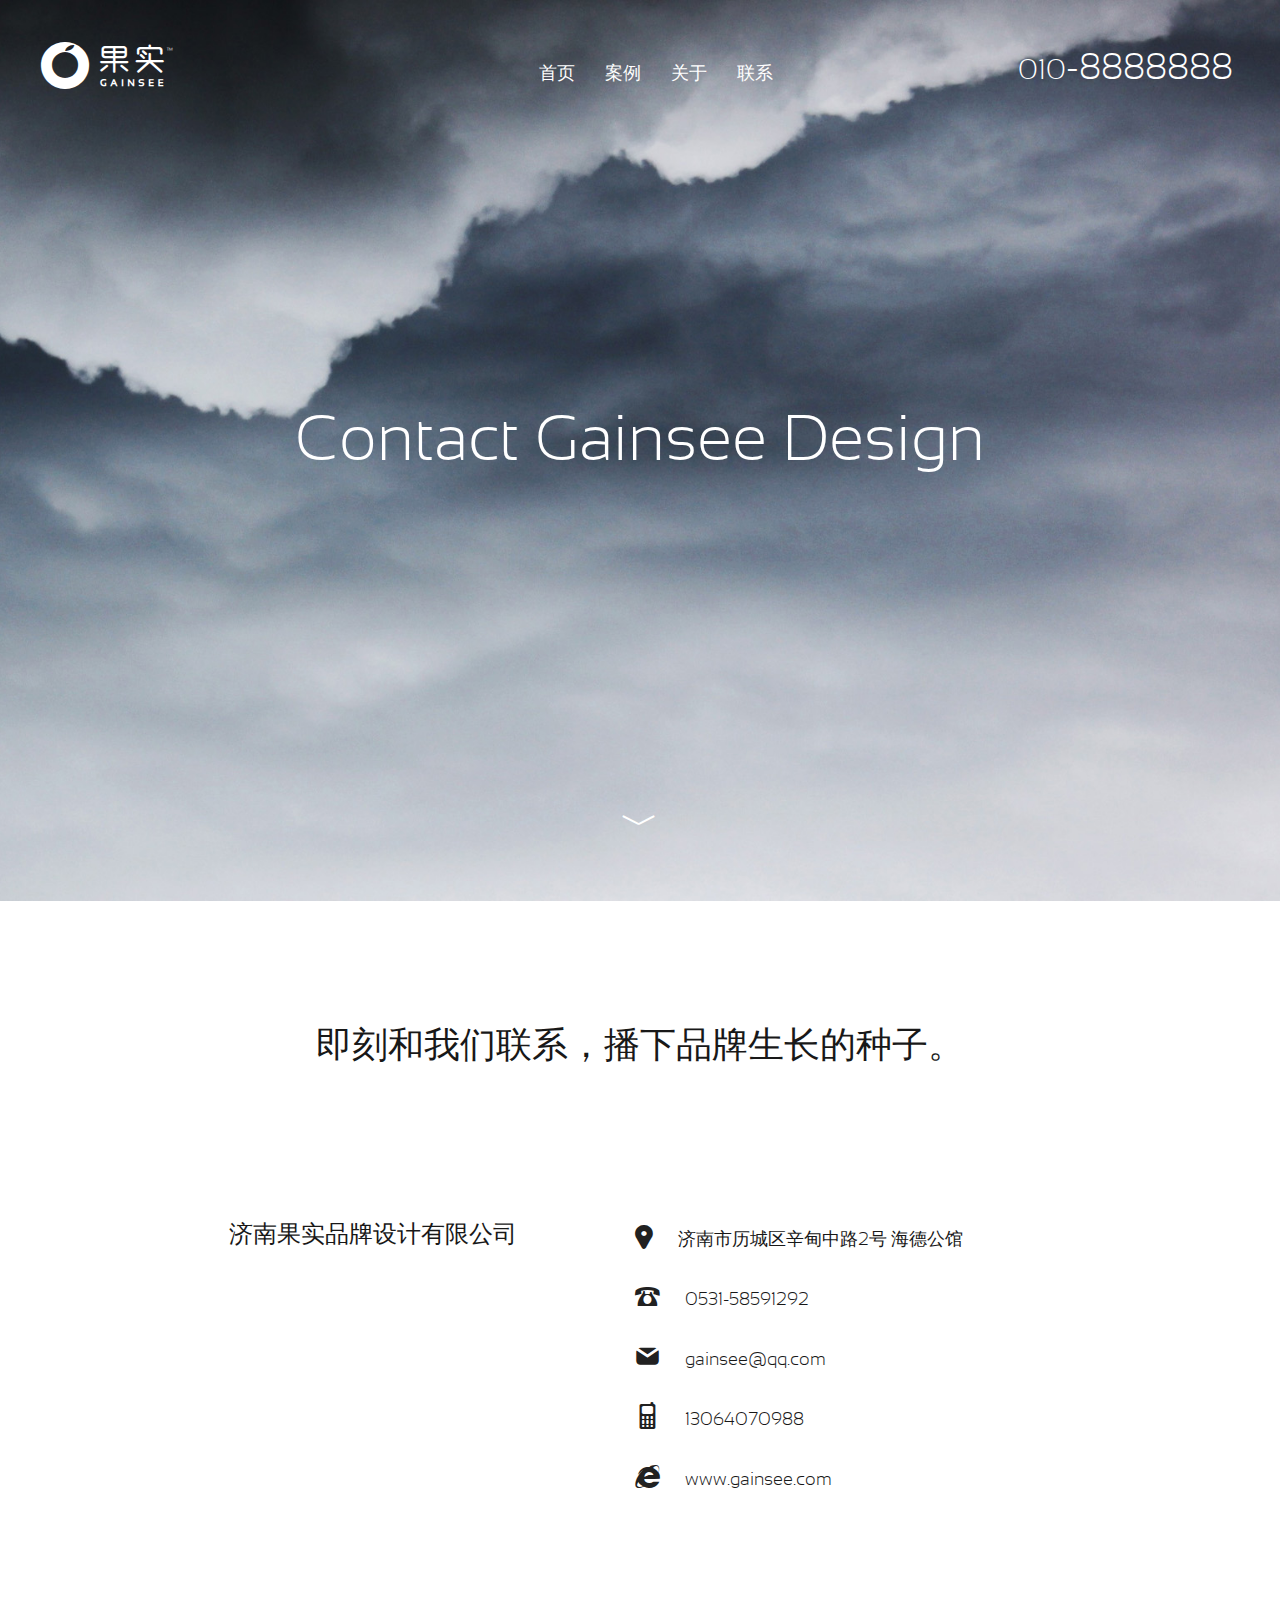
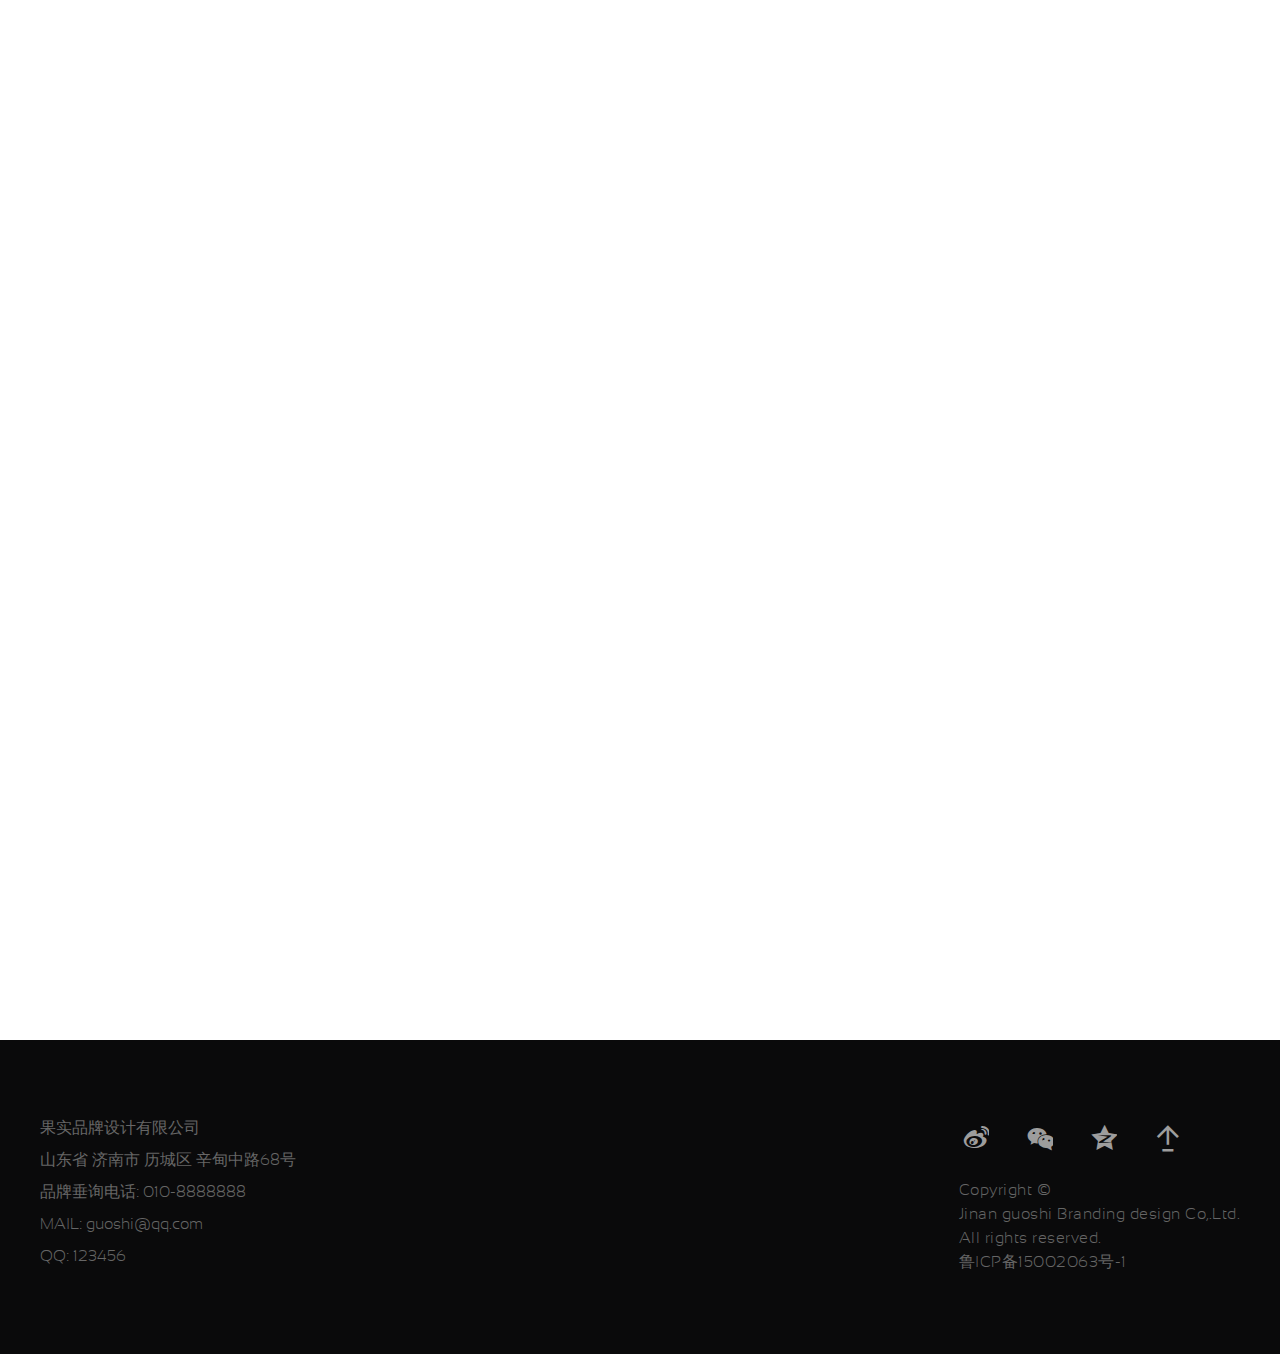
<file: 2/contact.html>
<!DOCTYPE html>
<html lang="en" class="js flexbox canvas canvastext webgl no-touch geolocation postmessage websqldatabase indexeddb hashchange history draganddrop websockets rgba hsla multiplebgs backgroundsize borderimage borderradius boxshadow textshadow opacity cssanimations csscolumns cssgradients cssreflections csstransforms csstransforms3d csstransitions fontface generatedcontent">
<head>

    <meta http-equiv="Content-Type" content="text/html; charset=utf-8">
    <meta http-equiv="X-UA-Compatible" content="IE=edge">
    <meta name="viewport" content="width=device-width, initial-scale=1, maximum-scale=1, user-scalable=no">
    <meta name="renderer" content="webkit">
    <meta name="format-detection" content="telephone=no"/>
    <title>联系</title>
    <link type="text/css" rel="stylesheet" href="css/style.css">
    <link rel="stylesheet" href="css/bootstrap.min.css">
    <link rel="stylesheet" href="css/theme.css">
    <link rel="stylesheet" href="css/main.min.css" />
    <link rel="stylesheet" href="css/gainseestyle.css" />
    <style>html,body{margin:0;padding:0;}
    .iw_poi_title {color:#CC5522;font-size:14px;font-weight:bold;overflow:hidden;padding-right:13px;white-space:nowrap}
    .iw_poi_content {font:12px arial,sans-serif;overflow:visible;padding-top:4px;white-space:-moz-pre-wrap;word-wrap:break-word}</style>
    <!--[if lt IE 9]>
    <script src="//cdn.bootcss.com/html5shiv/3.7.2/html5shiv.min.js"></script>
    <script src="//cdn.bootcss.com/respond.js/1.4.2/respond.min.js"></script>
    <![endif]-->

    <script src="js/webplate.min.js"></script>
    <script src="js/script.min.js"></script>
    <script src="js/bootstrap.min.js"></script>
    <script src="js/headroom.min.js"></script>
    <script src="js/script.js"></script>
    <script src="js/analytics.js"></script>
</head>

<body ryt12934="1">
<script>
    $(document).ready(function(){
        $("button").click(function(){
            $(".navbar-inverse").toggleClass("navbar-bg");
        });
        $(".news-item").click(function(){
            window.location=$(this).find("a").attr("href");
            return false;
        });
    });
</script>

<nav class="absolute">
    <div >
        <nav class="navbar navbar-inverse navbar-static-top ">
            <div class="container">
                <div class="navbar-header">
                    <button type="button" class="navbar-toggle collapsed" data-toggle="collapse" data-target="#navbar" aria-expanded="false" aria-controls="navbar">
                        <span class="sr-only">Toggle navigation</span>
                        <span class="icon-bar"></span>
                        <span class="icon-bar"></span>
                        <span class="icon-bar"></span>
                    </button>
                    <a class="navbar-brand logoaa" href="index.html">
                        VI
                    </a>
                </div>
                <div id="navbar" class="navbar-collapse collapse daohang">
                    <ul class="nav navbar-nav navbar-right">
                        <li><a href='index.html'>首页</a></li>
                        <li><a href='anli.html'  rel='dropmenu1'><span>案例</span></a></li>
                        <li><a href='about.html' ><span>关于</span></a></li>
                        <li><a href='contact.html' ><span>联系</span></a></li>
                    </ul>
                </div>
                <div class="navbar-iphone">
                    <span>010</span>-8888888
                </div>
            </div>
        </nav>
    </div></nav>

<header class="stripe full">

    <div class="contain">

        <div  class="text-center-tight"><div class="inner">
            <h2>Contact Gainsee Design</h2>
            <h6></h6>
        </div></div>
        <a href="javascript:;" class="anchor scroll-down fadeInDown"></a>
    </div>



    <div class="bg-image" style="background-image:url(img/contact/1-16030G91952427.jpg)"></div>


</header>
<div class="stripe">

    <div class="container-fluid anchor-scroll">
        <div class="row featurette" align="center">
            <div class="col-lg-12">
                <h2>即刻和我们联系，播下品牌生长的种子。 </h2>

            </div>
        </div>
    </div>

    <div class="lianxi">
        <div class="lxleft" >济南果实品牌设计有限公司</div>
        <div  class="lxright" >
            <ul>
                <li ><i class="fa-lg fa">d</i>济南市历城区辛甸中路2号 海德公馆</li>
                <li><i class="fa-lg fa">e</i>0531-58591292</li>
                <li><i class="fa-lg fa">b</i>gainsee@qq.com</li>
                <li><i class="fa-lg fa">a</i>13064070988</li>
                <li><i class="fa-lg fa">c</i>www.gainsee.com</li>
            </ul>
        </div>
        <div style="clear:both"></div>
    </div>
    <div  class="ditu" id="dituContent"></div>
</div>



<footer class="footer">

    <div class="nav">
        <ul id="menu">
            <li>果实品牌设计有限公司</li>
            <li>山东省 济南市 历城区 辛甸中路68号</li>
            <li>品牌垂询电话: 010-8888888</li>
            <li>MAIL: guoshi@qq.com  </li>
            <li>QQ: 123456</li>
        </ul>
    </div>
    <div class="info">
        <ul id="social-menu">


            <li ><a href="#"  target="_blank" rel="external">f</a></li>
            <li ><a href="#" target="_blank" rel="external">g</a></li>
            <li ><a href="#" target="_blank" rel="external">h</a></li>
            <li ><a href="#"  rel="external">U</a></li>


        </ul>
        <p class="copyright"><a href="#">Copyright © </a><br />Jinan guoshi Branding design Co,.Ltd.<br>
            All rights reserved. <br>
            鲁ICP备15002063号-1 </p>
</footer>


<script type="text/javascript" src="http://api.map.baidu.com/api?key=&v=1.1&services=true"></script>
<script type="text/javascript">
$(function(){
 //创建和初始化地图函数：
    function initMap(){
        createMap();//创建地图
        setMapEvent();//设置地图事件
        addMapControl();//向地图添加控件
        addMarker();//向地图中添加marker
    }

    //创建地图函数：
    function createMap(){
        var map = new BMap.Map("dituContent");//在百度地图容器中创建一个地图
        var point = new BMap.Point(117.08552,36.70015);//定义一个中心点坐标
        map.centerAndZoom(point,17);//设定地图的中心点和坐标并将地图显示在地图容器中
        window.map = map;//将map变量存储在全局
    }

    //地图事件设置函数：
    function setMapEvent(){
        map.enableDragging();//启用地图拖拽事件，默认启用(可不写)
        map.disableScrollWheelZoom();//禁用地图滚轮放大缩小，默认禁用(可不写)
        map.enableDoubleClickZoom();//启用鼠标双击放大，默认启用(可不写)
        map.enableKeyboard();//启用键盘上下左右键移动地图
    }

    //地图控件添加函数：
    function addMapControl(){
        //向地图中添加缩放控件
        var ctrl_nav = new BMap.NavigationControl({anchor:BMAP_ANCHOR_TOP_LEFT,type:BMAP_NAVIGATION_CONTROL_LARGE});
        map.addControl(ctrl_nav);
        //向地图中添加缩略图控件
        var ctrl_ove = new BMap.OverviewMapControl({anchor:BMAP_ANCHOR_BOTTOM_RIGHT,isOpen:1});
        map.addControl(ctrl_ove);
        //向地图中添加比例尺控件
        var ctrl_sca = new BMap.ScaleControl({anchor:BMAP_ANCHOR_BOTTOM_LEFT});
        map.addControl(ctrl_sca);
    }

    //标注点数组
    var markerArr = [{title:"济南果实品牌设计有限公司",content:"5.济南果实品牌设计有限公司",point:"117.0849|36.700425",isOpen:0,icon:{w:23,h:25,l:46,t:21,x:9,lb:12}}
    ];
    //创建marker
    function addMarker(){
        for(var i=0;i<markerArr.length;i++){
            var json = markerArr[i];
            var p0 = json.point.split("|")[0];
            var p1 = json.point.split("|")[1];
            var point = new BMap.Point(p0,p1);
            var iconImg = createIcon(json.icon);
            var marker = new BMap.Marker(point,{icon:iconImg});
            var iw = createInfoWindow(i);
            var label = new BMap.Label(json.title,{"offset":new BMap.Size(json.icon.lb-json.icon.x+10,-20)});
            marker.setLabel(label);
            map.addOverlay(marker);
            label.setStyle({
                borderColor:"#808080",
                color:"#333",
                cursor:"pointer"
            });

            (function(){
                var index = i;
                var _iw = createInfoWindow(i);
                var _marker = marker;
                _marker.addEventListener("click",function(){
                    this.openInfoWindow(_iw);
                });
                _iw.addEventListener("open",function(){
                    _marker.getLabel().hide();
                })
                _iw.addEventListener("close",function(){
                    _marker.getLabel().show();
                })
                label.addEventListener("click",function(){
                    _marker.openInfoWindow(_iw);
                })
                if(!!json.isOpen){
                    label.hide();
                    _marker.openInfoWindow(_iw);
                }
            })()
        }
    }
    //创建InfoWindow
    function createInfoWindow(i){
        var json = markerArr[i];
        var iw = new BMap.InfoWindow("<b class='iw_poi_title' title='" + json.title + "'>" + json.title + "</b><div class='iw_poi_content'>"+json.content+"</div>");
        return iw;
    }
    //创建一个Icon
    function createIcon(json){
        var icon = new BMap.Icon("http://app.baidu.com/map/images/us_mk_icon.png", new BMap.Size(json.w,json.h),{imageOffset: new BMap.Size(-json.l,-json.t),infoWindowOffset:new BMap.Size(json.lb+5,1),offset:new BMap.Size(json.x,json.h)})
        return icon;
    }

    initMap();//创建和初始化地图
})
   
</script>

</body></html>
</file>
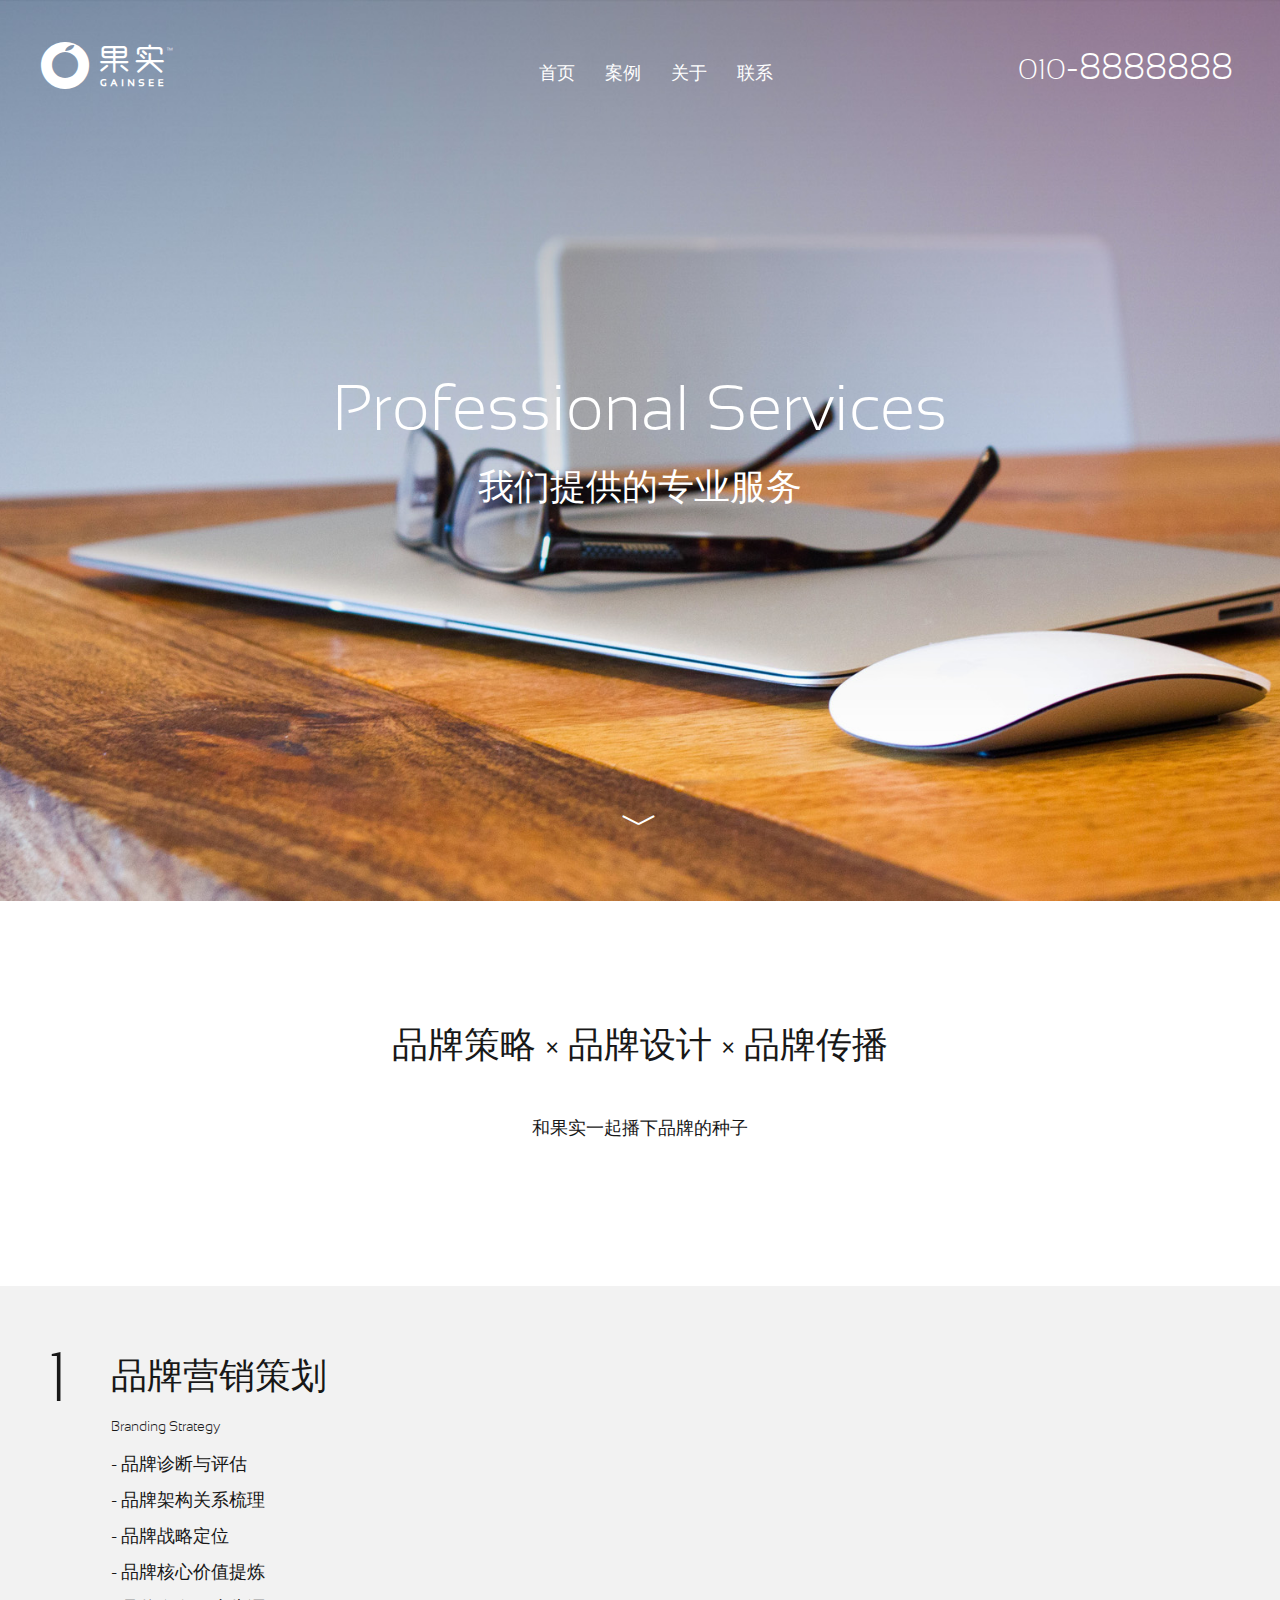
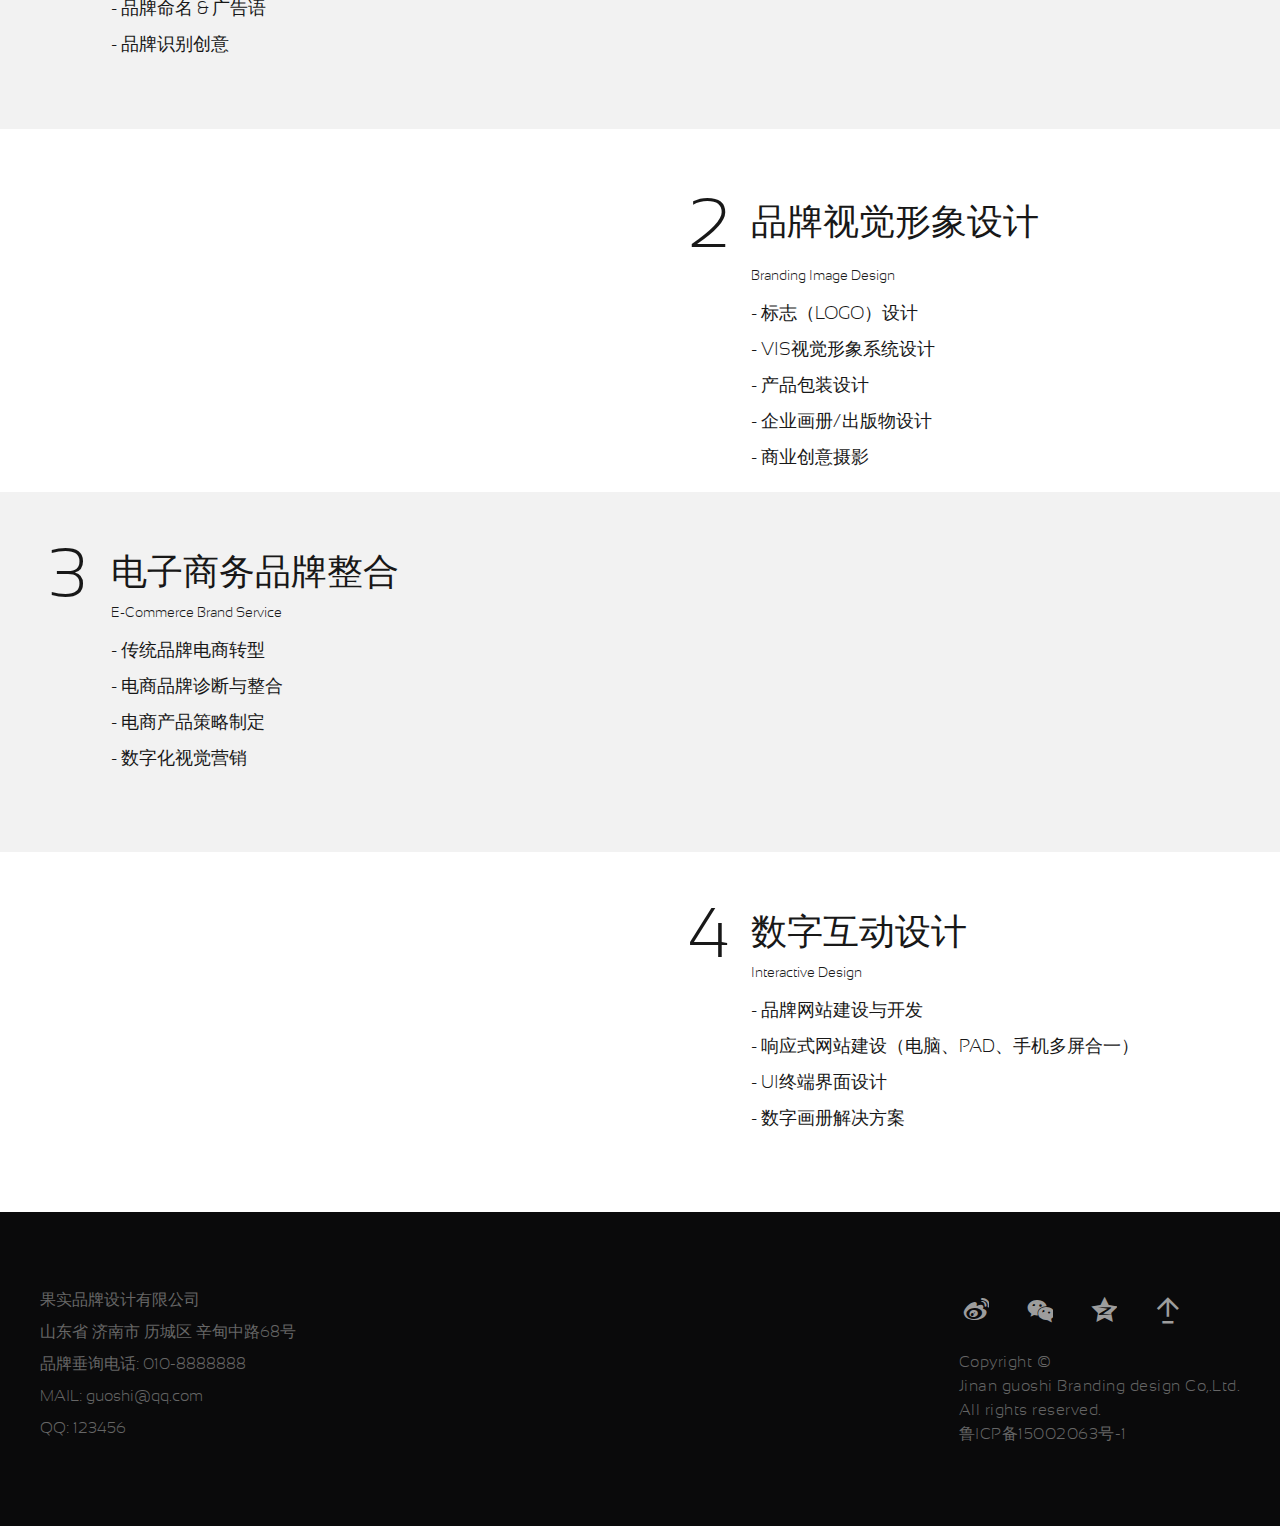
<file: 2/service.html>
<!DOCTYPE html>
<html lang="en" class="js flexbox canvas canvastext webgl no-touch geolocation postmessage websqldatabase indexeddb hashchange history draganddrop websockets rgba hsla multiplebgs backgroundsize borderimage borderradius boxshadow textshadow opacity cssanimations csscolumns cssgradients cssreflections csstransforms csstransforms3d csstransitions fontface generatedcontent">
<head>

    <meta http-equiv="Content-Type" content="text/html; charset=utf-8">
    <meta http-equiv="X-UA-Compatible" content="IE=edge">
    <meta name="viewport" content="width=device-width, initial-scale=1, maximum-scale=1, user-scalable=no">
    <meta name="renderer" content="webkit">
    <meta name="format-detection" content="telephone=no"/>
    <title>服务</title>
    <link type="text/css" rel="stylesheet" href="css/style.css">
    <link rel="stylesheet" href="css/bootstrap.min.css">
    <link rel="stylesheet" href="css/theme.css">
    <link rel="stylesheet" href="css/fuwu.css" />
    <link rel="stylesheet" href="css/main.min.css" />
    <link rel="stylesheet" href="css/gainseestyle.css" />
    <script src="js/main.min.js"></script>
    <!--[if lt IE 9]>
    <script src="//cdn.bootcss.com/html5shiv/3.7.2/html5shiv.min.js"></script>
    <script src="//cdn.bootcss.com/respond.js/1.4.2/respond.min.js"></script>
    <![endif]-->
    <script src="js/webplate.min.js"></script>
    <script src="js/script.min.js"></script>
    <script src="js/bootstrap.min.js"></script>
    <script src="js/headroom.min.js"></script>
    <script src="js/script.js"></script>
    <script async src="js/analytics.js"></script>
</head>

<body ryt12934="1">
<script>
    $(document).ready(function(){
        $("button").click(function(){
            $(".navbar-inverse").toggleClass("navbar-bg");
        });
        $(".news-item").click(function(){
            window.location=$(this).find("a").attr("href");
            return false;
        });
    });
</script>

<nav class="absolute">
    <div >
        <nav class="navbar navbar-inverse navbar-static-top ">
            <div class="container">
                <div class="navbar-header">
                    <button type="button" class="navbar-toggle collapsed" data-toggle="collapse" data-target="#navbar" aria-expanded="false" aria-controls="navbar">
                        <span class="sr-only">Toggle navigation</span>
                        <span class="icon-bar"></span>
                        <span class="icon-bar"></span>
                        <span class="icon-bar"></span>
                    </button>
                    <a class="navbar-brand logoaa" href="index.html">
                        VI
                    </a>
                </div>
                <div id="navbar" class="navbar-collapse collapse daohang">
                    <ul class="nav navbar-nav navbar-right">
                        <li><a href='index.html'>首页</a></li>
                        <li><a href='anli.html'  rel='dropmenu1'><span>案例</span></a></li>
                        <li><a href='about.html' ><span>关于</span></a></li>
                        <li><a href='contact.html' ><span>联系</span></a></li>
                    </ul>
                </div>
                <div class="navbar-iphone">
                    <span>010</span>-8888888
                </div>
            </div>
        </nav>
    </div></nav>
<header class="stripe full">

    <div class="contain">

        <div  class="text-center-tight"><div class="inner">

            <h2>Professional Services</h2>
            <h6>我们提供的专业服务</h6>




        </div></div>

        <a href="javascript:;" class="anchor scroll-down fadeInDown"></a>


    </div>



    <div class="bg-image" style="background-image:url(img/service/1-16030G45535362.jpg)"></div>


</header>
<div class="stripe">
    <div class="container-fluid anchor-scroll">
        <div class="row featurette" align="center">
            <div class="col-lg-12">
                <h2>品牌策略 × 品牌设计 × 品牌传播  </h2><br>
                <h4>和果实一起播下品牌的种子</h4><br>

            </div>
        </div>
    </div>


    <section class="service service-dark service-product-and-service-design">
        <div class="service-description">
            <h1 style="line-height:42px;">品牌营销策划</h1>
            <h2>Branding Strategy</h2>
            <h3>
                - 品牌诊断与评估<br>
                - 品牌架构关系梳理<br>
                - 品牌战略定位<br>
                - 品牌核心价值提炼<br>
                - 品牌命名 & 广告语<br>
                - 品牌识别创意<br>
            </h3>
        </div>
        <div class="service-examples">
            <article class="work-item " data-show="on-scroll">
                <a href="">
                    <picture>
                        <!--[if IE 9]><video style="display: none;"><![endif]-->
                        <source srcset="img/service/1-160309134I30.jpg" media="(min-width: 1000px)">
                        <source srcset="img/service/1-160309134I30.jpg" media="(min-width: 600px)">
                        <source srcset="img/service/1-160309134I30.jpg">
                        <!--[if IE 9]></video><![endif]-->
                        <img src="img/service/1-160309134I30.jpg" srcset="img/service/1-160309134I30.jpg" alt="树时光TreeTime">
                    </picture></a>
                <div class="content">
                    <div>
                        <div>
                            <h1>相关案例</h1>
                            <h2>树时光茶品牌全案设计</h2>
                        </div>
                    </div>

                </div>

            </article>

        </div>
    </section>
    <section class="service-double-image">
        <article class="work-item " data-show="on-scroll" >
            <a href="">
                <picture>
                    <!--[if IE 9]><video style="display: none;"><![endif]-->
                    <source srcset="img/service/1-16030G954380-L.jpg" media="(min-width: 1000px)">
                    <source srcset="img/service/1-16030G954380-L.jpg" media="(min-width: 600px)">
                    <source srcset="img/service/1-16030G954380-L.jpg">
                    <!--[if IE 9]></video><![endif]-->
                    <img src="img/service/1-16030G954380-L.jpg" srcset="img/service/1-16030G954380-L.jpg" alt="柏世传恒">
                </picture></a>
            <div class="content">
                <div>
                    <div>
                        <h1>相关案例</h1>
                        <h2>黑虎山狩猎场品牌VI设计</h2>
                    </div>
                </div></div>
        </article>
        <section class="service service-business-transformation">
            <div class="service-description">
                <h1 style="line-height:48px;">品牌视觉形象设计</h1>
                <h2>Branding Image Design</h2>
                <h3>
                    - 标志（LOGO）设计<br>
                    - VIS视觉形象系统设计<br>
                    - 产品包装设计<br>
                    - 企业画册/出版物设计<br>
                    - 商业创意摄影<br>
                </h3>
            </div>
        </section>
    </section>
    <section class="service service-dark service-product-and-service-design">
        <div class="service-description">
            <h5 style="line-height:42px;">电子商务品牌整合</h1>
                <h2>E-Commerce Brand Service </h2>
                <h3>
                    - 传统品牌电商转型<br>
                    - 电商品牌诊断与整合<br>
                    - 电商产品策略制定<br>
                    - 数字化视觉营销<br>

                </h3>
        </div>
        <div class="service-examples">
            <article class="work-item " data-show="on-scroll" >
                <a href="">
                    <picture>
                        <!--[if IE 9]><video style="display: none;"><![endif]-->
                        <source srcset="img/service/1-16030H02A20-L.jpg" media="(min-width: 1000px)">
                        <source srcset="img/service/1-16030H02A20-L.jpg" media="(min-width: 600px)">
                        <source srcset="img/service/1-16030H02A20-L.jpg">
                        <!--[if IE 9]></video><![endif]-->
                        <img src="img/service/1-16030H02A20-L.jpg" srcset="img/service/1-16030H02A20-L.jpg" alt="柏世传恒">
                    </picture></a>
                <div class="content">
                    <div>
                        <div>
                            <h1>相关案例</h1>
                            <h2>柏世传恒首饰品牌设计</h2>
                        </div>
                    </div></div>
            </article>

        </div>
    </section>
    <section class="service-double-image">
        <article class="work-item " data-show="on-scroll" >
            <a href="">
                <picture>
                    <!--[if IE 9]><video style="display: none;"><![endif]-->
                    <source srcset="img/service/1-16030G544460-L.jpg" media="(min-width: 1000px)">
                    <source srcset="img/service/1-16030G544460-L.jpg" media="(min-width: 600px)">
                    <source srcset="img/service/1-16030G544460-L.jpg">
                    <!--[if IE 9]></video><![endif]-->
                    <img src="img/service/1-16030G544460-L.jpg" srcset="img/service/1-16030G544460-L.jpg" alt="Nike Training Club">
                </picture></a>
            <div class="content">
                <div>
                    <div>
                        <h1>相关案例</h1>
                        <h2>宜和宜美品牌全案设计</h2>
                    </div>
                </div>
            </div>
        </article>
        <section class="service service-business-transformation">
            <div class="service-description">
                <h6 style="line-height:42px;">数字互动设计</h1>
                    <h2>Interactive Design</h2>
                    <h3>
                        - 品牌网站建设与开发<br>
                        - 响应式网站建设（电脑、PAD、手机多屏合一）<br>
                        - UI终端界面设计<br>
                        - 数字画册解决方案<br>
                    </h3>
            </div>
        </section>
    </section>
</div>
<footer class="footer">

    <div class="nav">
        <ul id="menu">
            <li>果实品牌设计有限公司</li>
            <li>山东省 济南市 历城区 辛甸中路68号</li>
            <li>品牌垂询电话: 010-8888888</li>
            <li>MAIL: guoshi@qq.com  </li>
            <li>QQ: 123456</li>
        </ul>
    </div>
    <div class="info">
        <ul id="social-menu">


            <li ><a href="#"  target="_blank" rel="external">f</a></li>
            <li ><a href="#" target="_blank" rel="external">g</a></li>
            <li ><a href="#" target="_blank" rel="external">h</a></li>
            <li ><a href="#"  rel="external">U</a></li>


        </ul>
        <p class="copyright"><a href="#">Copyright © </a><br />Jinan guoshi Branding design Co,.Ltd.<br>
            All rights reserved. <br>
            鲁ICP备15002063号-1 </p>
</footer>



</body></html>
</file>
<file: 1/css/styles.css>
body{
	margin:0;
	color:#6a6f8c;
	background:#c8c8c8;
	font:600 16px/18px 'Open Sans',sans-serif;
}
*,:after,:before{box-sizing:border-box}
.clearfix:after,.clearfix:before{content:'';display:table}
.clearfix:after{clear:both;display:block}
a{color:inherit;text-decoration:none;}
input, button {
  outline: none;
  border: none;
}
.login-wrap{
	width:100%;
	margin:auto;
	max-width:525px;
	min-height:670px;
	position:relative;
	background:url(../img/bg.jpg) no-repeat center;
	box-shadow:0 12px 15px 0 rgba(0,0,0,.24),0 17px 50px 0 rgba(0,0,0,.19);
}
.login-html{
	width:100%;
	height:100%;
	position:absolute;
	padding:90px 70px 50px 70px;
	background:rgba(40,57,101,.9);
}
.login-html .sign-in-htm,
.login-html .sign-up-htm{
	top:0;
	left:0;
	right:0;
	bottom:0;
	position:absolute;
	-webkit-transform:rotateY(180deg);
	        transform:rotateY(180deg);
	-webkit-backface-visibility:hidden;
	        backface-visibility:hidden;
	-webkit-transition:all .4s linear;
	        transition:all .4s linear;
}
.login-html .sign-in,
.login-html .sign-up,
.login-form .group .check{
	display:none;
}
.login-html .tab,
.login-form .group .label,
.login-form .group .button{
	text-transform:uppercase;
}
.login-html .tab{
	font-size:22px;
	margin-right:15px;
	padding-bottom:5px;
	margin:0 15px 10px 0;
	display:inline-block;
	border-bottom:2px solid transparent;
}
.login-html .sign-in:checked + .tab,
.login-html .sign-up:checked + .tab{
	color:#fff;
	border-color:#1161ee;
}
.login-form{
	min-height:345px;
	position:relative;
	-webkit-perspective:1000px;
	        perspective:1000px;
	-webkit-transform-style:preserve-3d;
	        transform-style:preserve-3d;
}
.login-form .group{
	margin-bottom:15px;
}
.login-form .group .label,
.login-form .group .input,
.login-form .group .button{
	width:100%;
	color:#fff;
	display:block;
}
.login-form .group .input,
.login-form .group .button{
	border:none;
	padding:15px 20px;
	border-radius:25px;
	background:rgba(255,255,255,.1);
}
.login-form .group input[data-type="password"]{
	text-security:circle;
	-webkit-text-security:circle;
}
.login-form .group .label{
	color:#aaa;
	font-size:12px;
}
.login-form .group .button{
	background:#1161ee;
}
.login-form .group label .icon{
	width:15px;
	height:15px;
	border-radius:2px;
	position:relative;
	display:inline-block;
	background:rgba(255,255,255,.1);
}
.login-form .group label .icon:before,
.login-form .group label .icon:after{
	content:'';
	width:10px;
	height:2px;
	background:#fff;
	position:absolute;
	-webkit-transition:all .2s ease-in-out 0s;
	        transition:all .2s ease-in-out 0s;
}
.login-form .group label .icon:before{
	left:3px;
	width:5px;
	bottom:6px;
	-webkit-transform:scale(0) rotate(0);
	    -ms-transform:scale(0) rotate(0);
	        transform:scale(0) rotate(0);
}
.login-form .group label .icon:after{
	top:6px;
	right:0;
	-webkit-transform:scale(0) rotate(0);
	    -ms-transform:scale(0) rotate(0);
	        transform:scale(0) rotate(0);
}
.login-form .group .check:checked + label{
	color:#fff;
}
.login-form .group .check:checked + label .icon{
	background:#1161ee;
}
.login-form .group .check:checked + label .icon:before{
	-webkit-transform:scale(1) rotate(45deg);
	    -ms-transform:scale(1) rotate(45deg);
	        transform:scale(1) rotate(45deg);
}
.login-form .group .check:checked + label .icon:after{
	-webkit-transform:scale(1) rotate(-45deg);
	    -ms-transform:scale(1) rotate(-45deg);
	        transform:scale(1) rotate(-45deg);
}
.login-html .sign-in:checked + .tab + .sign-up + .tab + .login-form .sign-in-htm{
	-webkit-transform:rotate(0);
	    -ms-transform:rotate(0);
	        transform:rotate(0);
}
.login-html .sign-up:checked + .tab + .login-form .sign-up-htm{
	-webkit-transform:rotate(0);
	    -ms-transform:rotate(0);
	        transform:rotate(0);
}

.hr{
	height:2px;
	margin:60px 0 50px 0;
	background:rgba(255,255,255,.2);
}
.foot-lnk{
	text-align:center;
}
</file>
<file: 2/css/style.css>
@media (min-width:1920px) {
.inner h2{ font-size:80px; color:#FFF}
.inner h6{ font-size:48px; color:#FFF}
}
@media (max-width: 1919px) {
.inner h2{ font-size:64px; color:#FFF}
.inner h6{ font-size:36px; color:#FFF}
}
@media (max-width: 768px) {
.inner h2{ font-size:48px; color:#FFF}
.inner h6{ font-size:24px; color:#FFF}
}

@media (max-width: 480px) {
.inner h2{ font-size:38px; color:#FFF; line-height:46px; text-align:left; margin-left:15px;}
.inner h6{ font-size:20px; color:#FFF; line-height:24px; text-align:left; margin-left:15px;}
}

.stripe {
	position: relative;
	width: 100%;
	background-color: #fff
}

.stripe:before,.stripe:after {
	content: " ";
	display: table
}

.stripe:after {
	clear: both
}




header.stripe .bg-image {
	position: absolute;
	top: 0;
	left: 0;
	width: 100%;
	height: 100%;
	background-position: center;
	background-repeat: no-repeat;
	background-size: cover;
	z-index: 0
}

header.stripe .contain {
    position: relative;
    z-index: 1;
}
.stripe .contain {
    margin: 0px auto;
   
}
.text-center-tight {
    display: table;
    position: absolute;
    width: 100%;
}
header.stripe .text-center-tight .inner {
   text-align: center;display: table-cell;
vertical-align: middle;
}
header.stripe .scroll-down {
    position: absolute;
    left: 50%;
    margin-left: -25px;
    margin-top: 100vh;
    color: #FFF;
    font-size: 38px;
    width: 50px;
    height: 50px;
    line-height: 50px;
    text-align: center;
    background-clip: padding-box;
    z-index: 1;
    transition: all 0.3s ease-out 0s;
	text-decoration:none;
}

@media (max-width: 480px) {
header.stripe .scroll-down {
	font-size: 24px;
	line-height:150px;
}
}
header.stripe .scroll-down::before {
    content: "﹀";
}
</file>
<file: 2/css/theme.css>
/* 
* @Author: tiger
* @Date:   2015-10-20 19:34:32
* @Last Modified by:   tiger
* @Last Modified time: 2016-01-03 23:28:25
*/
*{ font-family:guoshi, "Microsoft YaHei UI","Microsoft YaHei",Arial,sans-serif,STHeiti,PingHei;

font-weight:lighter
}
nav.absolute {
    position: absolute;
}

nav {
	  padding-top: 18px;
    position: relative;
    width: 100%;
    padding-left: 16px;
    padding-right: 16px;
   
    z-index: 2;
}


@media (max-width: 768px) {
	nav {
	  padding-top: 0px;
    position: relative;
    width: 100%;
    padding-left: 0px;
    padding-right: 0px;
   
    z-index: 2;
}
.stripe .contain {
    margin: 0px auto;
    width: 100%;
}

.navbar-header{ padding:8px}




}
@media (min-width: 1024px) {
  .cover .paragraph {
    width: 70%;
    margin: 20px auto 0;
  }
}

@media (min-width: 1200px) {
  .cover-wrapper.decor {
    background-attachment: fixed;
  }
}

@media (max-width: 480px) {
  .cover-wrapper.video {
    margin-top: 50px;
  }
    .cover-wrapper video {
      opacity: 1;
    }
    .cover-wrapper .video-copy {
      position: relative;
      padding-top: 20px;
      padding-bottom: 70px;
      background-color: #00718f;
    }
}


header.headroom--unpinned {
  top: -50px;
}
  header > .container {
    padding-right: 0;
    padding-left: 0;
  }
    .navbar-inverse {
      margin-bottom: 0;
     
      border: none;
    }
      .navbar .container {
        width: auto;
      }
        .navbar-brand {
          padding: 10px 5px;
        }
        .navbar-inverse .navbar-collapse {
            border-color: rgba(29, 29, 29, 0.34);
        }
          .navbar-inverse .navbar-toggle {
            border-color: transparent;
            border-radius: 0;
          }
          .navbar-inverse .navbar-toggle:focus, 
          .navbar-inverse .navbar-toggle:hover {
            
          }
            .navbar-inverse .navbar-nav>li>a {
              color: #fff;
              font-size: 18px;
			  text-align:center
            }
            .navbar-inverse .navbar-nav>li>a:focus, 
            .navbar-inverse .navbar-nav>li>a:hover {
              color: #f90;
            }

@media (min-width: 768px) {
  header {
    margin-top: 0px;
  }
  header.headroom--unpinned {
    top: -70px;
  }
    header .container {
      padding-right: 20px;
      padding-left: 20px;
    }
}

/* FEATURETEE */
.featurette {
  padding-top: 60px;
  padding-bottom: 70px;
}
.featurette_anli {
  padding-top: 20px;
  padding-bottom: 20px;
}
.anlileft{ text-align:left}
  .anlileft a{ margin-right:15px; margin:20px 15px 20px 0px; color:#333; float:left}
  .anlileft a:hover{ color:#F90; text-decoration:none}

  .feature [class^=col-] {
    margin-top: 40px;
  }
    .featurette h2 {
      color: #181818;
    }
    .feature p {
      margin-bottom: 0;
    }

@media (min-width: 768px) {
  .feature [class^=col-] {
    margin-top: 0;
  }
}
@media (min-width: 1024px) {
	
  .featurette {
    padding-top: 120px;
    padding-bottom: 120px;
  }
    .featurette_anli {
    padding-top: 25px;
    padding-bottom: 25px;
  }
  .anlileft{ text-align:right}
  .anlileft a{ margin-right:50px; color:#333; float:right; font-size:18px}
  .anlileft a:hover{ color:#F90; text-decoration:none}

}

/* WORKS */
.works [class^=col-] {
  padding-right: 0;
  padding-left: 0;
}
  .works img {
    display: block;
    width: 100%;
  }

/* FLEXBOX */
.flexbox {
  position: absolute;
  top: 0;
  right: 0;
  bottom: 0;
  left: 0;
  color: #181818;
}
  .flexbox-inner {
    padding: 15px;
  }
    .flexbox-inner p {
      margin-top: 5px;
      margin-bottom: 0;
    }
    .flexbox-inner h3 {
      margin-top: 0;
    }

/* SHOWCASE */
.showcase {
  width: 100%;
  margin: 0 auto;
}
  .gutter {
    width: 3%;
  }
  .item {
    display: none;
    width: 48.5%;
  }
  .item.w2, 
  .item.w4 {
    width: 100%;
  }
    .showcase .item img {
      display: block;
      width: 100%;
      height: auto;
    }

@media (min-width: 768px) {
  .gutter {
    width: 2%;
  }
  .item {
    width: 32%;
  }
  .item.w2 {
    width: 66%;
  }
}

@media (min-width: 1024px) {
  .item {
    width: 23%;
  }
  .item.w2 {
    width: 48%;
  }
}

@media (min-width: 1280px) {
  .gutter {
    width: 20px;
  }
  .item {
    width: 275px;
  }
  .item.w2 {
    width: 570px;
  }
}

/* CONTACT */
@media (min-width: 768px) {
  .contact-wrapper {
    position: relative;
  }
  .contact-wrapper:before {
    position: absolute;
    top: 0;
    right: 0;
    bottom: 0;
    left: 50%;
    content: '';
    background: #f8f8f8;
  }
    .contact {
      padding-left: 40px;
    }
}

@media (min-width: 1024px) {
  .contact {
    padding-left: 80px;
  }
}

/* QRCODE */
.qrcode {
  background: #f2f2f2;
  color: #191919;
  text-align: center;
}
  .qrcode img {
    width: 90%;
  }

@media (min-width: 768px) {
  .qrcode img {
    width: auto;
  }
}



/* LINKS */
a, 
a:focus, 
a:hover {
  color: #8B8B8B;
}

/* P */
p {
  line-height: 1.5;
}

/* LEAD */
.lead {
  line-height: 32px;
}
@media (min-width: 768px) {
  .lead {
    font-size: 18px;
  }
  .footer .info {float:right; }
}



/* HEADLINE */
h2 {
  margin-top: 0;
  margin-bottom: 20px;
}

@media (min-width: 768px) {
  h1 {
    font-size: 64px;
  }
  h2 {
    font-size: 36px;
  }
}

/* BUTTON */
.btn-outline {
 color: #181818; font-size:14px; font-weight:600;letter-spacing: 5px;
}
.btn-outline:focus, 
.btn-outline:hover {
  color: #000;font-weight:600;
  text-decoration:none 
}
.btn-lg {
  padding: 13px 39px;
  border-radius: 3px;
  font-size: 16px;
}
.btn-outline-inverse {
  color: #fff;
  border-color: #fff;
}
.btn-outline-inverse:focus, 
.btn-outline-inverse:hover {
  color: #fff;
  background-color: #0bb;
  border-color: #0bb;
}
/*footer*/
.footer {
	background:#0a0a0b;
	display:table;
	padding:120px 40px;
	width:100%
}



.footer .nav {
	float:left;
	margin:0px; color:#666; width:auto;
}
.footer .nav ul {
	list-style-type:none;
	margin:0 0 10px;
	padding:0
}
.footer .nav li {
	display:block;
	margin-top:16px;
	line-height:1
}
.footer .nav li:first-child {
	margin-top:0
}
.footer .nav a {
	color:#fff;
	font-size:.6875em;
	letter-spacing:.15em;
	-webkit-transition:color 300ms;
	transition:color 300ms;
	text-transform:uppercase
}
.footer .nav a:active,.footer .nav a:focus,.footer .nav a:hover {
	color:#999
}
.footer .info {
	float:right;
	
}
.footer .info ul {
	
	list-style-type:none;
	margin:0 -6px 7px 0;
	overflow:hidden;
	padding:0px ;
	text-align:right
}
.footer .info li {
	float:left;
	margin-right:34px
}
.footer .info li.social-google-plus {
	margin-top:3px
}

.footer .info li a:active,.footer .info li a:focus,.footer .info li a:hover {
	color:#999
}

.footer .copyright {
	
	clear:right;
	color:#666;
	font-size:16px;
	letter-spacing:.5px;
	margin:8px 0 0;
	text-align:left
}
.footer .copyright a {
	color:#666
}
@media screen and (max-width:600px) {
	.footer {
	background: #0a0a0b;
display: table;
padding:  30px 20px 30px 20px;
width: 100%;

}
  .footer .info {float:right; display:none}

.no-js .footer {
	display:block;
	overflow:hidden;
	padding:40px
}
.no-js .footer .nav {
	display:block;
	margin:0;
	padding:20px 0;
	width:100%
}
.no-js .footer .info ul {
	float:left;
	margin:0 0 10px -15px
}
.no-js .footer .copyright {
	clear:left
}
}
@media screen and (min-width:600px) {
	.footer {
	display:table;
	padding:65px 30px
}
.footer h1 {
	padding-right:70px
}
}
@media screen and (min-width:769px) {
	.footer {
	padding:80px 40px
}
.footer h1 {
	padding-right:100px
}
}
/* HR */
hr {
  margin-top: 0;
  margin-bottom: 0;
  border-color: #e5e5e5;
}
hr.half-rule {
  width: 50px;
  margin-top: 35px;
  border-top: 4px solid #0bb;
}

@media (min-width: 768px) {
  hr.half-rule {
    margin-bottom: 20px;
  }
  hr.half-rule.double-margin {
    margin-bottom: 40px;
  }
}

/* TRANSITION * */
header, 
button, 
img, 
a, 
.btn {
  -webkit-transition: all ease .4s;
  -moz-transition:    all ease .4s;
  -o-transition:      all ease .4s;
  transition:         all ease .4s;
}

/* ANIMATION */
@-webkit-keyframes fadeInDown {
  0% {
    opacity: 0;
    -webkit-transform: translate3d(0,-15px,0);
  }

  70% {
    opacity: 1;
    -webkit-transform: translate3d(0,0,0);
  }

  100% {
    opacity: 0;
    -webkit-transform: translate3d(0,10px,0);
  }
}

@keyframes fadeInDown {
  0% {
    opacity: 0;
    transform: translate3d(0,-15px,0);
  }

  70% {
    opacity: 1;
    transform: translate3d(0,0,0);
  }

  100% {
    opacity: 0;
    transform: translate3d(0,10px,0);
  }
}
.fadeInDown {
  -webkit-animation: fadeInDown 1s ease-in infinite;
  animation: fadeInDown 1s ease-in infinite;
}
.logoaa{
    font-family: 'gainsee_icon';
    color: #FFF;
    display: block;
    height: 50px;
    overflow: hidden;
    -webkit-transition: color 500ms;
    transition: color 500ms;

font-size: 48px;
padding-top: 20px;
}
.navbar-brand {

  height:65px
}
@media (min-width:768px) {.navbar-inverse{background:none;}}
@media (min-width:992px) {.navbar-inverse{background: none}}
@media (min-width:1280px) {.navbar-inverse{background: none}}
@media (min-width:1280px) {.navbar-inverse{background: none}}
@media (max-width:768px) {.navbar-bg{background: rgba(0, 0, 0, 0.93); height:3000px}}
@media (min-width:768px) {
	.navbar-iphone{  float: right;font-size: 36px;color: #fff;line-height: 65px;}
	.navbar-iphone span{  font-size: 28px;}


}
@media (max-width:768px) {.navbar-iphone{ display: none;}}
@media (min-width:768px) {.navbar-header {top:20px;left: 30px;}}
 @media (min-width:768px) {.daohang{  float: left; width:50%;}} 
 .full-btn:active,.full-btn:focus,.full-btn:hover {
  background-color:#000;
  color:#FFF;
  -webkit-transition:all .5s ease!important;
  transition:all .5s ease!important
}
.full-btn:active {
  padding:39px 37px 37px 39px
}
.full-btn.full-btn-dark {
  background-color:#000;
  color:#FFF
}
.full-btn.full-btn-dark:active,.full-btn.full-btn-dark:focus,.full-btn.full-btn-dark:hover {
  background-color:#FFF;
  color:#000
}
.full-btn.disabled {
  display:none
}
.full-image {
  overflow:hidden;
  position:relative;
  width:100%
}
.full-image img {
  float:left;
  height:auto;
  width:100%
}
@media (max-width:768px) {
	.logoaa{
    font-family: 'gainsee_icon';
    color: #FFF;
    display: block;
    height: 50px;
    overflow: hidden;
    -webkit-transition: color 500ms;
    transition: color 500ms;

font-size: 38px;
padding-top: 20px;
}
.navbar-brand {

  height:65px
}
	.cover-wrapper.video {
    background: url(../images/lianxi.jpg) no-repeat top fixed ;
    height: 500px;
    min-height: 0;

}
	.lianxi{padding-top: 0px;padding-bottom: 30px;width:100%;margin: 0px auto;  padding:0px 20px}
    .lianxi .lxleft{width:100%; float:none; font-size:18px; text-align:center; line-height:50px}
	.lianxi .ableft{width:100%; float:none; font-size:18px; text-align:center; line-height:30px; padding-bottom:30px;}

	.lianxi .lxright{width:100%; float:none;  text-align:left }
	.lianxi .lxright li{ line-height:60px; font-size:16px}
	.lianxi .lxright p{ line-height:30px; font-size:16px}

	.ditu{width:100%;height:300px;}
	/*å†…å®¹é¡µ*/
	.lianxi .nrleft{width:100%; float:none; font-size:24px; text-align:center; line-height:50px} 
	.lianxi .nrleft span{ font-size:16px}  
    .cover-wrapper.neirong {
			background: url(../images/lianxi.jpg) no-repeat top fixed ;
			height: 300px;
			min-height: 0;
			filter: url(blur.svg#blur); /* FireFox, Chrome, Opera */
			
			-webkit-filter: blur(1px); /* Chrome, Opera */
			-moz-filter: blur(1px);
			-ms-filter: blur(1px);    
			filter: blur(1px);
			
			filter: progid:DXImageTransform.Microsoft.Blur(PixelRadius=10, MakeShadow=false); /* IE6~IE9 */

         }
	.nrimg img{ width:100%}

}
@media (min-width:768px) {
	
	.cover-wrapper.video {
    background: url(../images/lianxi.jpg) top fixed;
    height: 1000px;
    min-height: 0;
}
	.lianxi{padding-top: 0px;padding-bottom: 60px;width: 90%;margin: 0px auto; padding:0px 20px 230px 0px}
    .lianxi .lxleft{width:40%; float:left; font-size:24px; text-align:right; line-height:50px}
	.lianxi .ableft{width:40%; float:left; font-size:36px; text-align:left; line-height:50px}   
	.lianxi .lxright{width:50%; float:right;text-align:left}
	.lianxi .lxright li{ line-height:60px;font-size:18px}
	.lianxi .lxright p{ line-height:32px; font-size:18px}
	.ditu{width:100%;height:900px;}
	/*å†…å®¹é¡µ*/
	.lianxi .nrleft{width:40%; float:left; font-size:36px; text-align:left; line-height:50px}   
	.lianxi .nrleft span{ font-size:16px}  
    .cover-wrapper.neirong {
			background: url(../images/fuwu.jpg) no-repeat top fixed ;
			height: 500px;
			min-height: 0;
			filter: url(blur.svg#blur); /* FireFox, Chrome, Opera */
			
			-webkit-filter: blur(1px); /* Chrome, Opera */
			-moz-filter: blur(1px);
			-ms-filter: blur(1px);    
			filter: blur(1px);
			
			filter: progid:DXImageTransform.Microsoft.Blur(PixelRadius=10, MakeShadow=false); /* IE6~IE9 */
       }
	   .nrimg img{ width:100%}
.fangda{
    width: 100%;
    overflow: hidden;
    height: auto;
}
	
	

}
</file>
<file: 2/css/gainseestyle.css>
/* Generated by Font Squirrel (http://www.fontsquirrel.com) on July 28, 2015 */


@font-face {
    font-family: 'gainsee_icon';
    src: url('fonts/gainsee_icon.eot');
    src: url('fonts/gainsee_icon.eot?#iefix') format('embedded-opentype'),
         url('fonts/gainsee_icon.woff2') format('woff2'),
         url('fonts/gainsee_icon.woff') format('woff'),
         url('fonts/gainsee_icon.ttf') format('truetype'),
         url('fonst/gainsee_icon.svg#gainsee_graregular') format('svg');
    font-weight: normal;
    font-style: normal;
}
@font-face {
    font-family: 'guoshi';
    src: url('fonts/guoshi.eot');
    src: url('fonts/guoshi.eot?#iefix') format('embedded-opentype'),
         url('fonts/guoshi.woff2') format('woff2'),
         url('fonts/guoshi.woff') format('woff'),
         url('fonts/guoshi.ttf') format('truetype'),
         url('fonts/guoshi.svg#kelson_sansregular') format('svg');
    font-weight: normal;
    font-style: normal;

}
.lianxi .lxright ul{ padding:0px; margin:0px}
.lianxi .lxright li{ list-style:none}
	.lianxi .lxright li  i{ line-height:36px; }
	.lianxi .lxright li  i{ margin-top: 5px;margin-right: 20px;float: none;  font-style:inherit}
	.lianxi .lxright .fa{font-family:'gainsee_icon'; width:40px; color:#212121;font-size:36px;
    line-height: 0.75em;
    vertical-align: -15%;}
	.fa-lg:before{   left: 0;
  font-size: 30px;
  height: 30px;
  position: absolute;
  top: 0;
  width: 30px;}


.footer .info li a {
  font-family:'gainsee_icon';
  color: #9d9d9d;
  display: block;
  height: 50px;
  overflow: hidden;
  -webkit-transition: color 300ms;
  transition: color 300ms;
  width: 30px;
  font-size:36px}
.footer .info li a:hover {
  font-family:'gainsee_icon';
  color: #FFF;
  display: block;
  height: 50px;
  overflow: hidden;
  -webkit-transition: color 300ms;
  transition: color 300ms;
  width: 30px;
  text-decoration:none
}
.footer .info li a:before {
  left: 0;
  font-size: 30px;
  height: 30px;
  position: absolute;
  top: 0;
  width: 30px;
 
}
</file>
<file: 2/css/main.min.css>
.talk-item {
	cursor:pointer;
	display:block;
	padding:20px 20px 70px;
	position:relative;
	margin:0 0 40px;
	min-height:200px;
	-webkit-transition:background-color .3s,color .3s;
	transition:background-color .3s,color .3s;
	width:100%
}
.no-flexbox .talk-item {
	min-height:130px
}
.talk-item:after {
	background-color:#000;
	content:"";
	display:block;
	height:2px;
	left:0;
	position:absolute;
	bottom:0;
	width:100%
}
.talk-item h2 {
	font-size:24px;
	line-height:36px;
	margin:0
}
.talk-item h2 a {
	color:#000;
	-webkit-transition:color .3s;
	transition:color .3s
}
.talk-item .meta {
	font-size:14px;
	display:block;
	line-height:36px
}
.talk-item .speaker {
	bottom:8px;
	display:block;
	font-size:11px;
	left:20px;
	letter-spacing:.2em;
	line-height:12px;
	position:absolute;
	text-transform:uppercase
}
.no-touch .talk-item:hover {
	background-color:#000;
	color:#FFF;
	-webkit-transition:all .4s ease!important;
	transition:all .4s ease!important
}
.no-touch .talk-item:hover h2 a {
	color:#FFF
}
.work-item {
	background-color:#000;
	cursor:pointer;
	float:left;
	overflow:hidden;
	position:relative;
	width:100%
}
.work-item .content {
	background-color:rgba(0,0,0,0);
	bottom:0;
	color:#FFF;
	height:100%;
	left:0;
	padding:0 30px;
	pointer-events:none;
	position:absolute;
	right:0;
	top:0;
	-webkit-transition:background-color .4s;
	transition:background-color .4s;
	width:100%
}
.work-item .content>div {
	display:table;
	height:100%
}
.work-item .content>div>div {
	display:table-cell;
	vertical-align:middle
}
.work-item .content a {
	color:#FFF
}
.no-csstransitions .work-item .content {
	display:none
}
.no-csstransitions.no-touch .work-item:hover .content {
	background:0 0;
	display:block;
	filter:progid:DXImageTransform.Microsoft.gradient(startColorstr=#65000000, endColorstr=#65000000)
}
.work-item h1 {
	cursor:pointer;
	font-size:1em;
	letter-spacing:.005em;
	line-height:1.5;
	margin:0;
	opacity:0;
	padding:0;
	position:relative;
	text-transform:none;
	-webkit-transform:translate(0,15px);
	-ms-transform:translate(0,15px);
	transform:translate(0,15px);
	-webkit-transition:-webkit-transform .4s,opacity .4s;
	transition:transform .4s,opacity .4s
}
.work-item h1:before {
	display:none
}
.work-item h2 {
	cursor:pointer;
	font-size:1.875em;
	letter-spacing:.01em;
	line-height:1.2;
	margin:0 0 0 -2px;
	opacity:0;
	-webkit-transform:translate(0,15px);
	-ms-transform:translate(0,15px);
	transform:translate(0,15px);
	-webkit-transition:-webkit-transform .4s,opacity .4s;
	transition:transform .4s,opacity .4s
}
.work-item img {
	float:left;
	height:auto;
	max-width:100%;
	width:100%;
	-webkit-transition:opacity .4s,-webkit-transform .4s;
	transition:opacity .4s,transform .4s
}
.no-touch .work-item:hover img {
	-webkit-transform:scale(1.03,1.03)!important;
	-ms-transform:scale(1.03,1.03)!important;
	transform:scale(1.03,1.03)!important
}
.no-touch .work-item:hover .content {
	background-color:rgba(0,0,0,.65)
}
.no-touch .work-item:hover h1,.no-touch .work-item:hover h2 {
	-webkit-transform:translate(0,0);
	-ms-transform:translate(0,0);
	transform:translate(0,0);
	opacity:1
}
.no-touch .work-item:hover h2 {
	-webkit-transition:-webkit-transform .4s .2s,opacity .4s .2s;
	transition:transform .4s .2s,opacity .4s .2s
}
.js.no-touch.csstransitions .work-item[data-show=on-scroll] {
	opacity:0;
	-webkit-transform:translate(0,80px);
	-ms-transform:translate(0,80px);
	transform:translate(0,80px);
	-webkit-transition:opacity .6s .1s,-webkit-transform .6s;
	transition:opacity .6s .1s,transform .6s
}
.js.no-touch.csstransitions .work-item.in-view {
	opacity:1;
	-webkit-transform:translate(0,0);
	-ms-transform:translate(0,0);
	transform:translate(0,0)
}
@media screen and (min-width:420px) {
	.work-item .content {
	padding:0 100px
}
.work-item h1 {
	font-size:1.25em
}
.work-item h2 {
	font-size:2.375em
}
}

@media screen and (min-width:769px) {
	.work-list article {
	float:left;
	width:50%
}
.work-list .work-item h1 {
	font-size:1em
}
.work-list .work-item h2 {
	font-size:1.875em
}
}@media screen and (min-width:1000px) {
	.work-list .work-item .content {
	padding:0 100px
}
.work-list .work-item h1 {
	font-size:1.375em
}
.work-list .work-item h2 {
	font-size:2.625em
}
}.work-article {
	padding:76px 0 0
}
.work-article .related-work {
	display:none
}
.full-btn {
  background-color: #FFF;
  border: none;
  color: #181818;
  cursor: pointer;
  display: block;
  font-size:14px;
  margin: 0;
  outline: 0!important;
  padding: 38px;
  text-align: center;
  width: 100%;
  font-family:guoshi, "Microsoft YaHei UI","Microsoft YaHei",Arial,sans-serif
}
</file>
